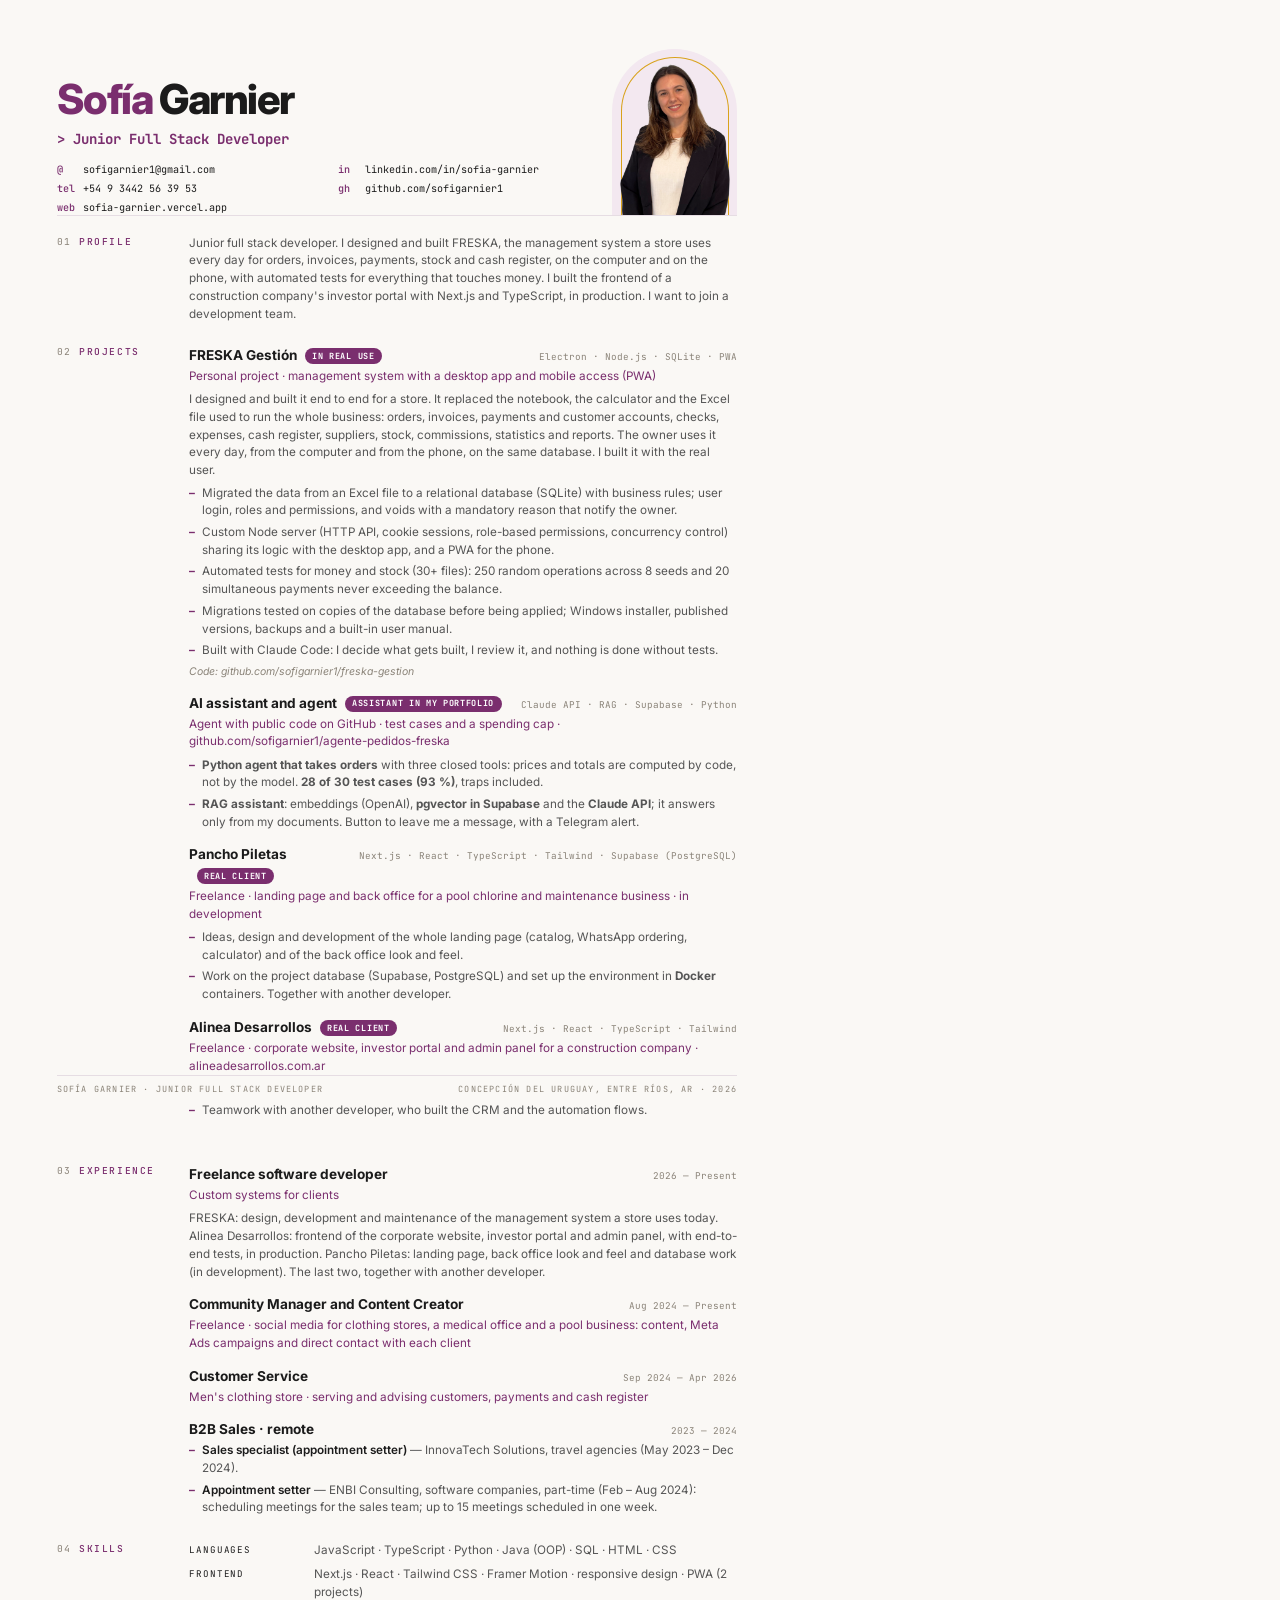
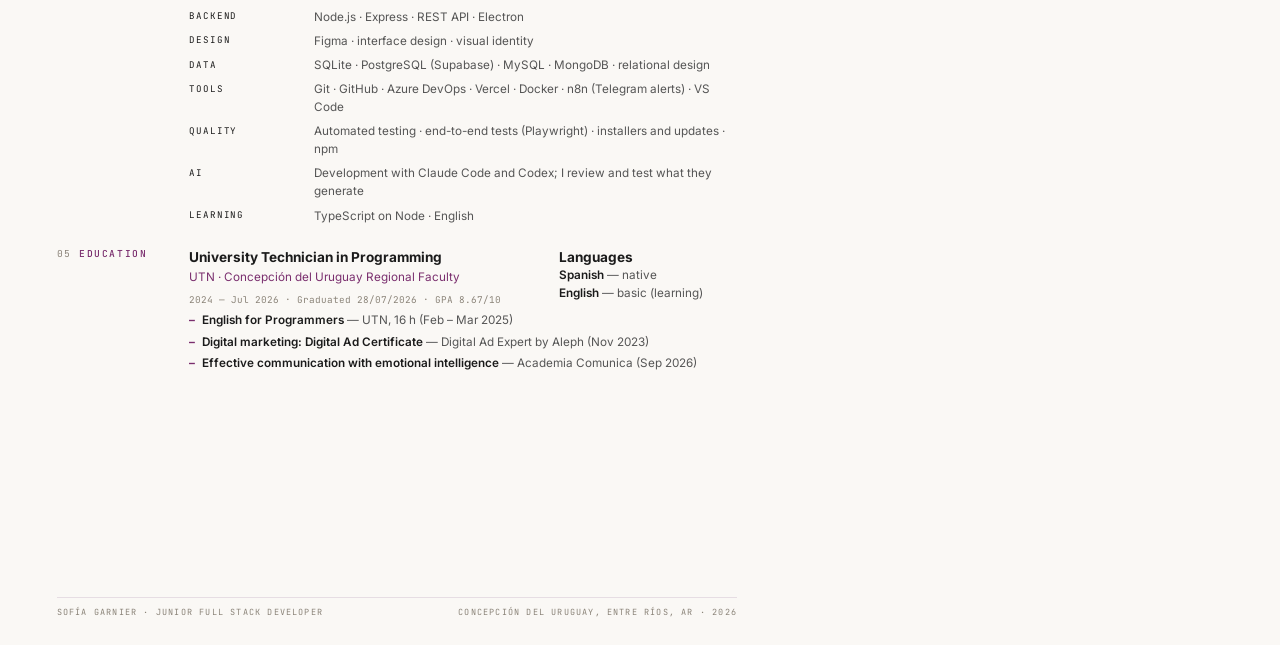
<file: cv-en.html>
<!DOCTYPE html>
<html lang="en">
<head>
<meta charset="UTF-8">
<base target="_blank">
<title>Sofía Garnier — CV</title>
<link rel="preconnect" href="https://fonts.googleapis.com">
<link href="https://fonts.googleapis.com/css2?family=Inter:wght@400;500;600;700&family=JetBrains+Mono:wght@400;500&display=swap" rel="stylesheet">
<style>
@page { size: A4; margin: 0; }
* { box-sizing: border-box; margin: 0; padding: 0; }
:root { --bg:#faf8f5; --teal:#7a2e6e; --mostaza:#d9a21b; --malva:#f3e8f0; --text:#1b1b1b; --muted:#555; --dim:#8a8378; --line:#e6dde3; }
html, body { background: var(--bg); }
body { width: 210mm; font-family: 'Inter', sans-serif; color: var(--text); font-size: 8.8pt; line-height: 1.52; -webkit-print-color-adjust: exact; print-color-adjust: exact; }
.top { display: grid; grid-template-columns: 1fr 33mm; gap: 6mm; align-items: end; }
.photo { width: 33mm; height: 44mm; background: var(--malva); border-radius: 17mm 17mm 0 0; overflow: hidden; align-self: end; position: relative; margin-top: 2mm; }
.photo::before { content: ''; position: absolute; inset: 2.2mm 2.2mm 0; border: .35mm solid var(--mostaza); border-bottom: 0; border-radius: 15mm 15mm 0 0; }
.photo img { position: absolute; left: 6%; bottom: 0; width: 88%; display: block; }
.mono { font-family: 'JetBrains Mono', monospace; }
.kicker { font-family:'JetBrains Mono',monospace; font-size: 7pt; letter-spacing: .22em; color: var(--teal); text-transform: uppercase; }
h1 { font-family: 'Inter', sans-serif; font-weight: 800; font-size: 31pt; line-height: 1.05; letter-spacing: -.035em; margin: 2.5mm 0 2mm; color: var(--text); }
h1 .n1 { color: var(--teal); }
h1 em { font-style: normal; }
.role { font-family: 'JetBrains Mono', monospace; color: var(--teal); font-size: 10.5pt; font-weight: 700; }
.contact { display: grid; grid-template-columns: 1fr 1fr; gap: 1mm 8mm; margin: 3mm 0 2mm; padding-bottom: 3mm; border-bottom: 1px solid var(--line); font-family:'JetBrains Mono',monospace; font-size: 7.6pt; }
.contact b { color: var(--teal); font-weight: 500; display:inline-block; width: 7mm; }
.row { display: grid; grid-template-columns: 30mm 1fr; gap: 0 5mm; padding: 2.8mm 0; }
.row + .row { border-top: 0; }
.label { font-family:'JetBrains Mono',monospace; font-size: 7.2pt; letter-spacing: .16em; color: var(--dim); }
.label b { color: var(--teal); font-weight: 500; margin-left: 2mm; }
.item { margin-bottom: 3.4mm; }
.item:last-child { margin-bottom: 0; }
.head { display: flex; justify-content: space-between; align-items: baseline; gap: 4mm; }
.head h3 { font-size: 10.2pt; font-weight: 700; }
.head .meta { font-family:'JetBrains Mono',monospace; font-size: 7pt; color: var(--dim); white-space: nowrap; }
.sub { color: var(--teal); font-size: 8.8pt; margin: .6mm 0 1.4mm; }
p { color: var(--muted); }
ul { list-style: none; margin-top: 1.2mm; }
li { color: var(--muted); padding-left: 3.4mm; position: relative; margin-bottom: 1mm; }
li::before { content: '–'; color: var(--teal); position: absolute; left: 0; font-weight: 700; }
.main-badge { display:inline-block; font-family:'JetBrains Mono',monospace; font-size: 6.4pt; letter-spacing: .08em; background: var(--teal); color:#fff; padding: .4mm 2mm; border-radius: 3mm; margin-left: 2mm; vertical-align: middle; text-transform: uppercase; }
.note { font-size: 7.9pt; color: var(--dim); font-style: italic; margin-top: 1mm; }
.skills { display: grid; grid-template-columns: 33mm 1fr; row-gap: 1.7mm; }
.skills .k { font-family:'JetBrains Mono',monospace; font-size: 6.9pt; letter-spacing:.1em; color: var(--text); text-transform: uppercase; padding-top: .4mm; }
.skills .v { color: var(--muted); }
.skills .v b { color: var(--teal); font-weight: 500; }
.two { display: grid; grid-template-columns: 1fr 47mm; gap: 6mm; }
a { color: inherit; text-decoration: none; }
.foot { background: var(--bg); position: absolute; left: 15mm; right: 15mm; bottom: 7mm; border-top: 1px solid var(--line); padding-top: 2mm; display:flex; justify-content: space-between; font-family:'JetBrains Mono',monospace; font-size: 6.4pt; letter-spacing:.14em; color: var(--dim); text-transform: uppercase; }
.page { width: 210mm; height: 297mm; padding: 11mm 15mm 10mm; position: relative; overflow: hidden; break-after: page; }
.page:last-child { break-after: auto; }
.page2-top { height: 2mm; }
</style>
</head>
<body>
<div class="page">

<div class="top">
<div>
<h1><span class="n1">Sofía</span> <em>Garnier</em></h1>
<div class="role">&gt; Junior Full Stack Developer</div>

<div class="contact" style="margin-bottom:0;border-bottom:0;padding-bottom:0">
  <div><b>@</b><a href="mailto:sofigarnier1@gmail.com">sofigarnier1@gmail.com</a></div>
  <div><b>in</b><a href="https://www.linkedin.com/in/sofia-garnier">linkedin.com/in/sofia-garnier</a></div>
  <div><b>tel</b><a href="https://wa.me/5493442563953">+54 9 3442 56 39 53</a></div>
  <div><b>gh</b><a href="https://github.com/sofigarnier1">github.com/sofigarnier1</a></div>
  <div><b>web</b><a href="https://sofia-garnier.vercel.app">sofia-garnier.vercel.app</a></div>
</div>
</div>
<div class="photo"><img src="foto-sofi-recorte.png" alt=""></div>
</div>
<div style="border-bottom:1px solid var(--line);margin:0 0 2mm"></div>

<div class="row">
  <div class="label">01<b>PROFILE</b></div>
  <p>Junior full stack developer. I designed and built FRESKA, the management system a store uses every day for orders, invoices, payments, stock and cash register, on the computer and on the phone, with automated tests for everything that touches money. I built the frontend of a construction company's investor portal with Next.js and TypeScript, in production. I want to join a development team.</p>
</div>

<div class="row">
  <div class="label">02<b>PROJECTS</b></div>
  <div>
    <div class="item">
      <div class="head"><h3>FRESKA Gestión<span class="main-badge">In real use</span></h3><span class="meta">Electron · Node.js · SQLite · PWA</span></div>
      <div class="sub">Personal project · management system with a desktop app and mobile access (PWA)</div>
      <p>I designed and built it end to end for a store. It replaced the notebook, the calculator and the Excel file used to run the whole business: orders, invoices, payments and customer accounts, checks, expenses, cash register, suppliers, stock, commissions, statistics and reports. The owner uses it every day, from the computer and from the phone, on the same database. I built it with the real user.</p>
      <ul>
        <li>Migrated the data from an Excel file to a relational database (SQLite) with business rules; user login, roles and permissions, and voids with a mandatory reason that notify the owner.</li>
        <li>Custom Node server (HTTP API, cookie sessions, role-based permissions, concurrency control) sharing its logic with the desktop app, and a PWA for the phone.</li>
        <li>Automated tests for money and stock (30+ files): 250 random operations across 8 seeds and 20 simultaneous payments never exceeding the balance.</li>
        <li>Migrations tested on copies of the database before being applied; Windows installer, published versions, backups and a built-in user manual.</li>
        <li>Built with Claude Code: I decide what gets built, I review it, and nothing is done without tests.</li>
      </ul>
      <div class="note">Code: <a href="https://github.com/sofigarnier1/freska-gestion">github.com/sofigarnier1/freska-gestion</a></div>
    </div>

    <div class="item">
      <div class="head"><h3>AI assistant and agent<span class="main-badge">Assistant in my portfolio</span></h3><span class="meta">Claude API · RAG · Supabase · Python</span></div>
      <div class="sub">Agent with public code on GitHub · test cases and a spending cap · <a href="https://github.com/sofigarnier1/agente-pedidos-freska">github.com/sofigarnier1/agente-pedidos-freska</a></div>
      <ul>
        <li><b>Python agent that takes orders</b> with three closed tools: prices and totals are computed by code, not by the model. <b>28 of 30 test cases (93 %)</b>, traps included.</li>
        <li><b>RAG assistant</b>: embeddings (OpenAI), <b>pgvector in Supabase</b> and the <b>Claude API</b>; it answers only from my documents. Button to leave me a message, with a Telegram alert.</li>
      </ul>
    </div>

    <div class="item">
      <div class="head"><h3>Pancho Piletas<span class="main-badge">Real client</span></h3><span class="meta">Next.js · React · TypeScript · Tailwind · Supabase (PostgreSQL)</span></div>
      <div class="sub">Freelance · landing page and back office for a pool chlorine and maintenance business · in development</div>
      <ul>
        <li>Ideas, design and development of the whole landing page (catalog, WhatsApp ordering, calculator) and of the back office look and feel.</li>
        <li>Work on the project database (Supabase, PostgreSQL) and set up the environment in <b>Docker</b> containers. Together with another developer.</li>
      </ul>
    </div>
    <div class="item">
      <div class="head"><h3>Alinea Desarrollos<span class="main-badge">Real client</span></h3><span class="meta">Next.js · React · TypeScript · Tailwind</span></div>
      <div class="sub">Freelance · corporate website, investor portal and admin panel for a construction company · <a href="https://alineadesarrollos.com.ar">alineadesarrollos.com.ar</a></div>
      <ul>
        <li>Frontend of all three, with end-to-end tests (Playwright), delivered and in production.</li>
        <li>Teamwork with another developer, who built the CRM and the automation flows.</li>
      </ul>
      <div class="note">Repository in Azure DevOps; deployed on Vercel and Azure App Service.</div>
    </div>

    <div class="item">
      <div class="head"><h3>Academic projects</h3><span class="meta">React · Java · SQL</span></div>
      <p><b style="color:var(--text);font-weight:600">WMS</b> (Java, relational database): stock movements and traceability. <b style="color:var(--text);font-weight:600">Northwind</b>: SQL queries.</p>
    </div>
  </div>
</div>

<div class="foot"><span>Sofía Garnier · Junior Full Stack Developer</span><span>Concepción del Uruguay, Entre Ríos, AR · 2026</span></div>
</div>
<div class="page">
<div class="row" style="padding-top:0">
  <div class="label">03<b>EXPERIENCE</b></div>
  <div>
    <div class="item">
      <div class="head"><h3>Freelance software developer</h3><span class="meta">2026 — Present</span></div>
      <div class="sub">Custom systems for clients</div>
      <p>FRESKA: design, development and maintenance of the management system a store uses today. Alinea Desarrollos: frontend of the corporate website, investor portal and admin panel, with end-to-end tests, in production. Pancho Piletas: landing page, back office look and feel and database work (in development). The last two, together with another developer.</p>
    </div>
    <div class="item">
      <div class="head"><h3>Community Manager and Content Creator</h3><span class="meta">Aug 2024 — Present</span></div>
      <div class="sub">Freelance · social media for clothing stores, a medical office and a pool business: content, Meta Ads campaigns and direct contact with each client</div>
    </div>
    <div class="item">
      <div class="head"><h3>Customer Service</h3><span class="meta">Sep 2024 — Apr 2026</span></div>
      <div class="sub">Men's clothing store · serving and advising customers, payments and cash register</div>
    </div>
    <div class="item">
      <div class="head"><h3>B2B Sales · remote</h3><span class="meta">2023 — 2024</span></div>
      <ul style="margin-top:.6mm">
        <li><b style="color:var(--text);font-weight:600">Sales specialist (appointment setter)</b> — InnovaTech Solutions, travel agencies (May 2023 – Dec 2024).</li>
        <li><b style="color:var(--text);font-weight:600">Appointment setter</b> — ENBI Consulting, software companies, part-time (Feb – Aug 2024): scheduling meetings for the sales team; up to 15 meetings scheduled in one week.</li>
      </ul>
    </div>
  </div>
</div>

<div class="row">
  <div class="label">04<b>SKILLS</b></div>
  <div class="skills">
    <div class="k">Languages</div><div class="v">JavaScript · TypeScript · Python · Java (OOP) · SQL · HTML · CSS</div>
    <div class="k">Frontend</div><div class="v">Next.js · React · Tailwind CSS · Framer Motion · responsive design · PWA (2 projects)</div>
    <div class="k">Backend</div><div class="v">Node.js · Express · REST API · Electron</div>
    <div class="k">Design</div><div class="v">Figma · interface design · visual identity</div>
    <div class="k">Data</div><div class="v">SQLite · PostgreSQL (Supabase) · MySQL · MongoDB · relational design</div>
    <div class="k">Tools</div><div class="v">Git · GitHub · Azure DevOps · Vercel · Docker · n8n (Telegram alerts) · VS Code</div>
    <div class="k">Quality</div><div class="v">Automated testing · end-to-end tests (Playwright) · installers and updates · npm</div>
    <div class="k">AI</div><div class="v">Development with Claude Code and Codex; I review and test what they generate</div>
    <div class="k">Learning</div><div class="v">TypeScript on Node · English</div>
  </div>
</div>

<div class="row">
  <div class="label">05<b>EDUCATION</b></div>
  <div class="two">
    <div>
      <div class="head"><h3>University Technician in Programming</h3></div>
      <div class="sub">UTN · Concepción del Uruguay Regional Faculty</div>
      <p class="mono" style="font-size:7pt;color:var(--dim)">2024 — Jul 2026 · Graduated 28/07/2026 · GPA 8.67/10</p>
    </div>
    <div>
      <div class="head"><h3>Languages</h3></div>
      <p><b style="color:var(--text);font-weight:600">Spanish</b> — native<br><b style="color:var(--text);font-weight:600">English</b> — basic (learning)</p>
    </div>
  </div>
  <div style="grid-column:2">
    <ul style="margin-top:1.4mm">
      <li><b style="color:var(--text);font-weight:600">English for Programmers</b> — UTN, 16 h (Feb – Mar 2025)</li>
      <li><b style="color:var(--text);font-weight:600">Digital marketing: Digital Ad Certificate</b> — Digital Ad Expert by Aleph (Nov 2023)</li>
      <li><b style="color:var(--text);font-weight:600">Effective communication with emotional intelligence</b> — Academia Comunica (Sep 2026)</li>
    </ul>
  </div>
</div>

<div class="foot"><span>Sofía Garnier · Junior Full Stack Developer</span><span>Concepción del Uruguay, Entre Ríos, AR · 2026</span></div>
</div>
</body>
</html>
</file>
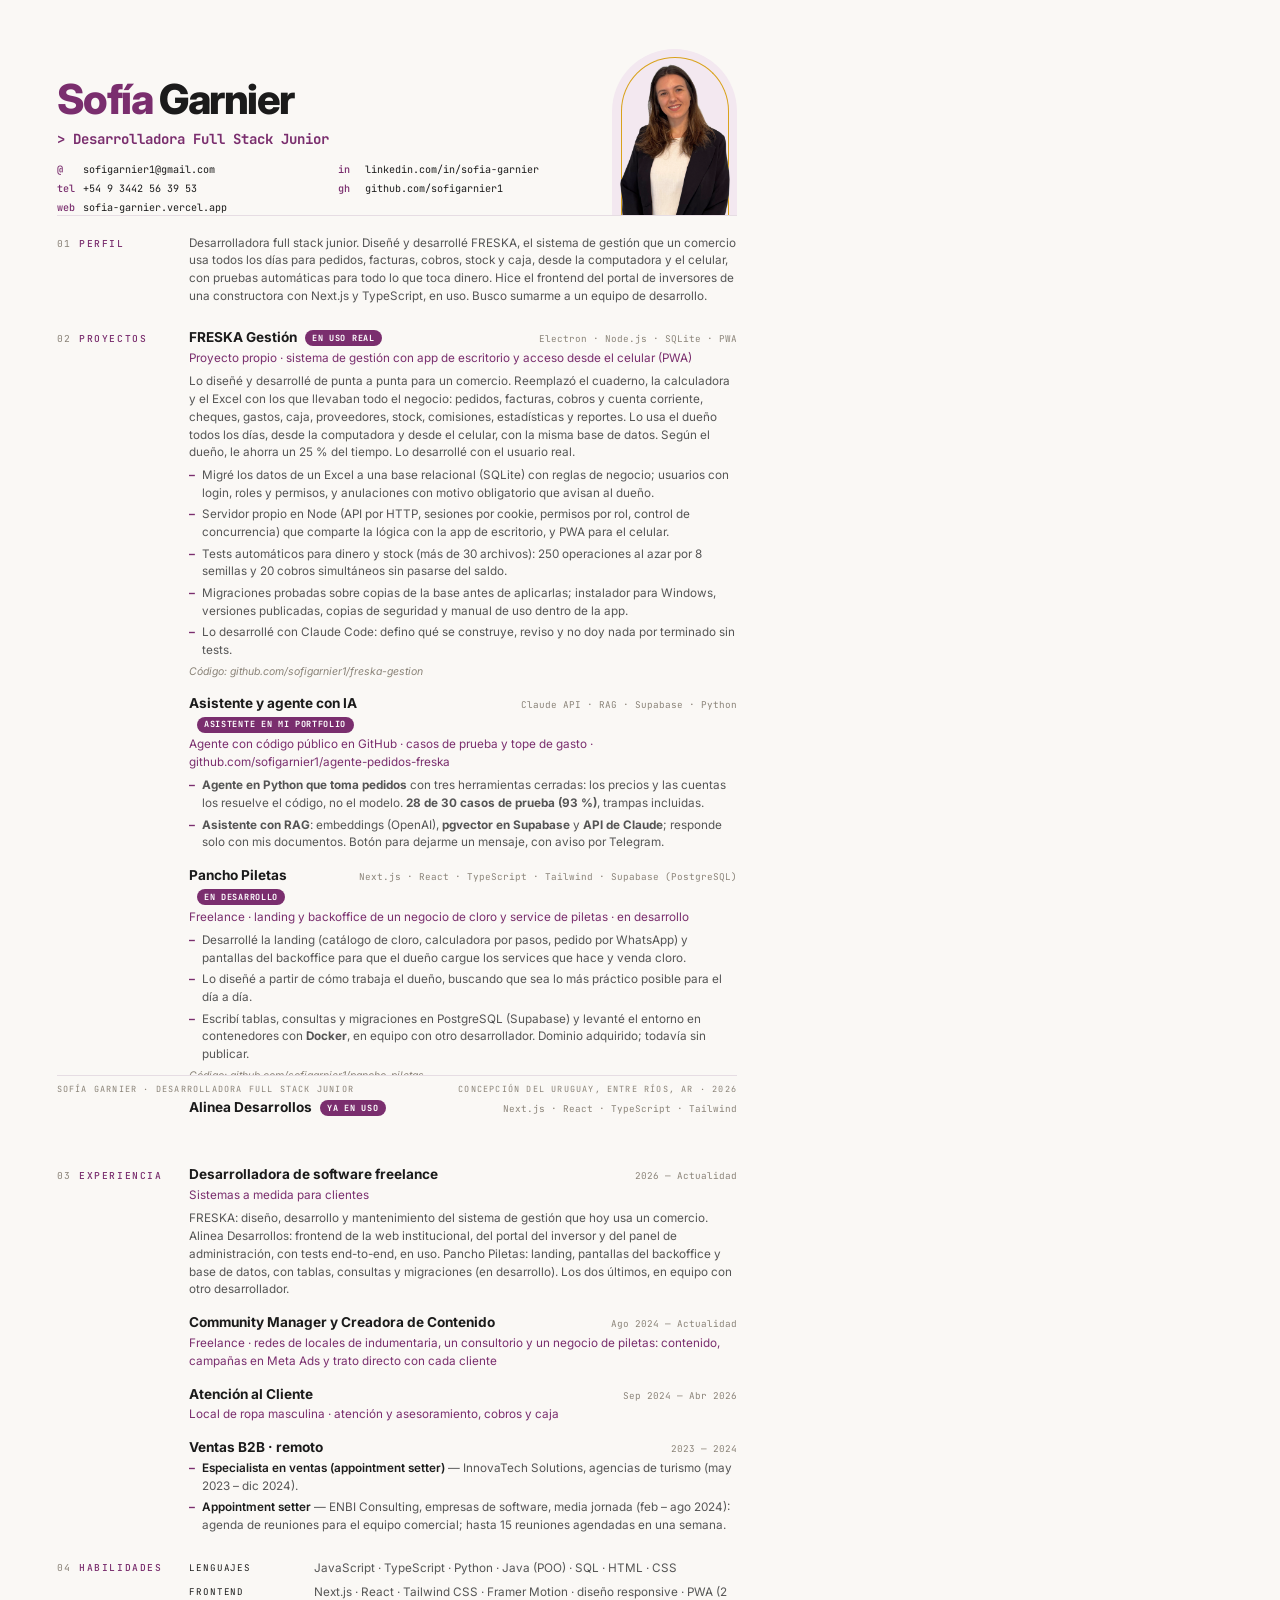
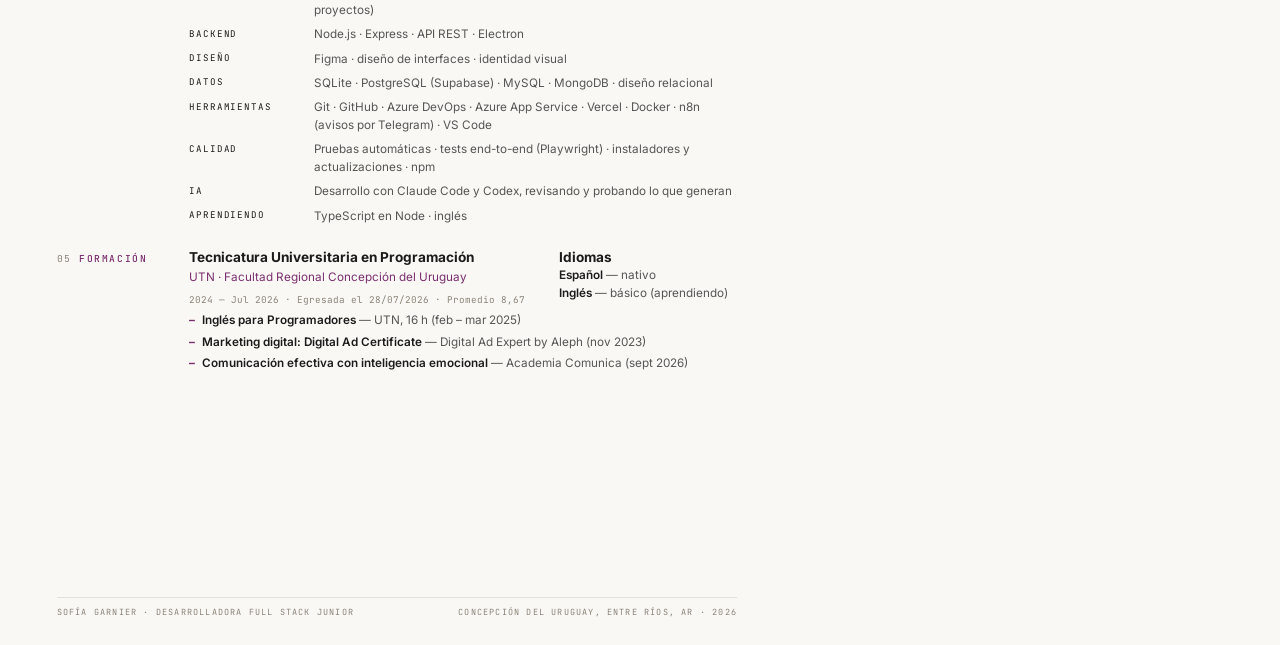
<file: cv-es.html>
<!DOCTYPE html>
<html lang="es">
<head>
<meta charset="UTF-8">
<base target="_blank">
<title>Sofía Garnier — CV</title>
<link rel="preconnect" href="https://fonts.googleapis.com">
<link href="https://fonts.googleapis.com/css2?family=Inter:wght@400;500;600;700&family=JetBrains+Mono:wght@400;500&display=swap" rel="stylesheet">
<style>
@page { size: A4; margin: 0; }
* { box-sizing: border-box; margin: 0; padding: 0; }
:root { --bg:#faf8f5; --teal:#7a2e6e; --mostaza:#d9a21b; --malva:#f3e8f0; --text:#1b1b1b; --muted:#555; --dim:#8a8378; --line:#e6dde3; }
html, body { background: var(--bg); }
body { width: 210mm; font-family: 'Inter', sans-serif; color: var(--text); font-size: 8.8pt; line-height: 1.52; -webkit-print-color-adjust: exact; print-color-adjust: exact; }
.top { display: grid; grid-template-columns: 1fr 33mm; gap: 6mm; align-items: end; }
.photo { width: 33mm; height: 44mm; background: var(--malva); border-radius: 17mm 17mm 0 0; overflow: hidden; align-self: end; position: relative; margin-top: 2mm; }
.photo::before { content: ''; position: absolute; inset: 2.2mm 2.2mm 0; border: .35mm solid var(--mostaza); border-bottom: 0; border-radius: 15mm 15mm 0 0; }
.photo img { position: absolute; left: 6%; bottom: 0; width: 88%; display: block; }
.mono { font-family: 'JetBrains Mono', monospace; }
.kicker { font-family:'JetBrains Mono',monospace; font-size: 7pt; letter-spacing: .22em; color: var(--teal); text-transform: uppercase; }
h1 { font-family: 'Inter', sans-serif; font-weight: 800; font-size: 31pt; line-height: 1.05; letter-spacing: -.035em; margin: 2.5mm 0 2mm; color: var(--text); }
h1 .n1 { color: var(--teal); }
h1 em { font-style: normal; }
.role { font-family: 'JetBrains Mono', monospace; color: var(--teal); font-size: 10.5pt; font-weight: 700; }
.contact { display: grid; grid-template-columns: 1fr 1fr; gap: 1mm 8mm; margin: 3mm 0 2mm; padding-bottom: 3mm; border-bottom: 1px solid var(--line); font-family:'JetBrains Mono',monospace; font-size: 7.6pt; }
.contact b { color: var(--teal); font-weight: 500; display:inline-block; width: 7mm; }
.row { display: grid; grid-template-columns: 30mm 1fr; gap: 0 5mm; padding: 2.8mm 0; align-items: baseline; }
.row + .row { border-top: 0; }
.label { font-family:'JetBrains Mono',monospace; font-size: 7.2pt; letter-spacing: .16em; color: var(--dim); }
.label b { color: var(--teal); font-weight: 500; margin-left: 2mm; }
.item { margin-bottom: 3.4mm; }
.item:last-child { margin-bottom: 0; }
.head { display: flex; justify-content: space-between; align-items: baseline; gap: 4mm; }
.head h3 { font-size: 10.2pt; font-weight: 700; }
.head .meta { font-family:'JetBrains Mono',monospace; font-size: 7pt; color: var(--dim); white-space: nowrap; }
.sub { color: var(--teal); font-size: 8.8pt; margin: .6mm 0 1.4mm; }
p { color: var(--muted); }
ul { list-style: none; margin-top: 1.2mm; }
li { color: var(--muted); padding-left: 3.4mm; position: relative; margin-bottom: 1mm; }
li::before { content: '–'; color: var(--teal); position: absolute; left: 0; font-weight: 700; }
.main-badge { display:inline-block; font-family:'JetBrains Mono',monospace; font-size: 6.4pt; letter-spacing: .08em; background: var(--teal); color:#fff; padding: .4mm 2mm; border-radius: 3mm; margin-left: 2mm; vertical-align: middle; text-transform: uppercase; }
.note { font-size: 7.9pt; color: var(--dim); font-style: italic; margin-top: 1mm; }
.skills { display: grid; grid-template-columns: 33mm 1fr; row-gap: 1.7mm; }
.skills .k { font-family:'JetBrains Mono',monospace; font-size: 6.9pt; letter-spacing:.1em; color: var(--text); text-transform: uppercase; padding-top: .4mm; }
.skills .v { color: var(--muted); }
.skills .v b { color: var(--teal); font-weight: 500; }
.two { display: grid; grid-template-columns: 1fr 47mm; gap: 6mm; }
a { color: inherit; text-decoration: none; }
.foot { background: var(--bg); position: absolute; left: 15mm; right: 15mm; bottom: 7mm; border-top: 1px solid var(--line); padding-top: 2mm; display:flex; justify-content: space-between; font-family:'JetBrains Mono',monospace; font-size: 6.4pt; letter-spacing:.14em; color: var(--dim); text-transform: uppercase; }
.page { width: 210mm; height: 297mm; padding: 11mm 15mm 10mm; position: relative; overflow: hidden; break-after: page; }
.page:last-child { break-after: auto; }
.page2-top { height: 2mm; }
</style>
</head>
<body>
<div class="page">

<div class="top">
<div>
<h1><span class="n1">Sofía</span> <em>Garnier</em></h1>
<div class="role">&gt; Desarrolladora Full Stack Junior</div>

<div class="contact" style="margin-bottom:0;border-bottom:0;padding-bottom:0">
  <div><b>@</b><a href="mailto:sofigarnier1@gmail.com">sofigarnier1@gmail.com</a></div>
  <div><b>in</b><a href="https://www.linkedin.com/in/sofia-garnier">linkedin.com/in/sofia-garnier</a></div>
  <div><b>tel</b><a href="https://wa.me/5493442563953">+54 9 3442 56 39 53</a></div>
  <div><b>gh</b><a href="https://github.com/sofigarnier1">github.com/sofigarnier1</a></div>
  <div><b>web</b><a href="https://sofia-garnier.vercel.app">sofia-garnier.vercel.app</a></div>
</div>
</div>
<div class="photo"><img src="foto-sofi-recorte.png" alt=""></div>
</div>
<div style="border-bottom:1px solid var(--line);margin:0 0 2mm"></div>

<div class="row">
  <div class="label">01<b>PERFIL</b></div>
  <p>Desarrolladora full stack junior. Diseñé y desarrollé FRESKA, el sistema de gestión que un comercio usa todos los días para pedidos, facturas, cobros, stock y caja, desde la computadora y el celular, con pruebas automáticas para todo lo que toca dinero. Hice el frontend del portal de inversores de una constructora con Next.js y TypeScript, en uso. Busco sumarme a un equipo de desarrollo.</p>
</div>

<div class="row">
  <div class="label">02<b>PROYECTOS</b></div>
  <div>
    <div class="item">
      <div class="head"><h3>FRESKA Gestión<span class="main-badge">En uso real</span></h3><span class="meta">Electron · Node.js · SQLite · PWA</span></div>
      <div class="sub">Proyecto propio · sistema de gestión con app de escritorio y acceso desde el celular (PWA)</div>
      <p>Lo diseñé y desarrollé de punta a punta para un comercio. Reemplazó el cuaderno, la calculadora y el Excel con los que llevaban todo el negocio: pedidos, facturas, cobros y cuenta corriente, cheques, gastos, caja, proveedores, stock, comisiones, estadísticas y reportes. Lo usa el dueño todos los días, desde la computadora y desde el celular, con la misma base de datos. Según el dueño, le ahorra un 25 % del tiempo. Lo desarrollé con el usuario real.</p>
      <ul>
        <li>Migré los datos de un Excel a una base relacional (SQLite) con reglas de negocio; usuarios con login, roles y permisos, y anulaciones con motivo obligatorio que avisan al dueño.</li>
        <li>Servidor propio en Node (API por HTTP, sesiones por cookie, permisos por rol, control de concurrencia) que comparte la lógica con la app de escritorio, y PWA para el celular.</li>
        <li>Tests automáticos para dinero y stock (más de 30 archivos): 250 operaciones al azar por 8 semillas y 20 cobros simultáneos sin pasarse del saldo.</li>
        <li>Migraciones probadas sobre copias de la base antes de aplicarlas; instalador para Windows, versiones publicadas, copias de seguridad y manual de uso dentro de la app.</li>
        <li>Lo desarrollé con Claude Code: defino qué se construye, reviso y no doy nada por terminado sin tests.</li>
      </ul>
      <div class="note">Código: <a href="https://github.com/sofigarnier1/freska-gestion">github.com/sofigarnier1/freska-gestion</a></div>
    </div>

    <div class="item">
      <div class="head"><h3>Asistente y agente con IA<span class="main-badge">Asistente en mi portfolio</span></h3><span class="meta">Claude API · RAG · Supabase · Python</span></div>
      <div class="sub">Agente con código público en GitHub · casos de prueba y tope de gasto · <a href="https://github.com/sofigarnier1/agente-pedidos-freska">github.com/sofigarnier1/agente-pedidos-freska</a></div>
      <ul>
        <li><b>Agente en Python que toma pedidos</b> con tres herramientas cerradas: los precios y las cuentas los resuelve el código, no el modelo. <b>28 de 30 casos de prueba (93 %)</b>, trampas incluidas.</li>
        <li><b>Asistente con RAG</b>: embeddings (OpenAI), <b>pgvector en Supabase</b> y <b>API de Claude</b>; responde solo con mis documentos. Botón para dejarme un mensaje, con aviso por Telegram.</li>
      </ul>
    </div>

    <div class="item">
      <div class="head"><h3>Pancho Piletas<span class="main-badge">En desarrollo</span></h3><span class="meta">Next.js · React · TypeScript · Tailwind · Supabase (PostgreSQL)</span></div>
      <div class="sub">Freelance · landing y backoffice de un negocio de cloro y service de piletas · en desarrollo</div>
      <ul>
        <li>Desarrollé la landing (catálogo de cloro, calculadora por pasos, pedido por WhatsApp) y pantallas del backoffice para que el dueño cargue los services que hace y venda cloro.</li>
        <li>Lo diseñé a partir de cómo trabaja el dueño, buscando que sea lo más práctico posible para el día a día.</li>
        <li>Escribí tablas, consultas y migraciones en PostgreSQL (Supabase) y levanté el entorno en contenedores con <b>Docker</b>, en equipo con otro desarrollador. Dominio adquirido; todavía sin publicar.</li>
      </ul>
      <div class="note">Código: <a href="https://github.com/sofigarnier1/pancho-piletas">github.com/sofigarnier1/pancho-piletas</a></div>
    </div>
    <div class="item">
      <div class="head"><h3>Alinea Desarrollos<span class="main-badge">Ya en uso</span></h3><span class="meta">Next.js · React · TypeScript · Tailwind</span></div>
      <div class="sub">Freelance · web institucional, portal del inversor y panel de administración de una constructora · <a href="https://alineadesarrollos.com.ar">alineadesarrollos.com.ar</a></div>
      <ul>
        <li>Frontend de las tres partes, con tests end-to-end (Playwright), entregados y en uso.</li>
        <li>Trabajo en equipo con otro desarrollador, que hizo el CRM y los flujos de automatización.</li>
      </ul>
      <div class="note">Repositorio en Azure DevOps y despliegue en Vercel y Azure App Service.</div>
    </div>

    <div class="item">
      <div class="head"><h3>Proyectos académicos</h3><span class="meta">React · Java · SQL</span></div>
      <p><b style="color:var(--text);font-weight:600">WMS</b> (Java, base relacional): movimientos y trazabilidad. <b style="color:var(--text);font-weight:600">Northwind</b>: consultas SQL.</p>
    </div>
  </div>
</div>

<div class="foot"><span>Sofía Garnier · Desarrolladora Full Stack Junior</span><span>Concepción del Uruguay, Entre Ríos, AR · 2026</span></div>
</div>
<div class="page">
<div class="row" style="padding-top:0">
  <div class="label">03<b>EXPERIENCIA</b></div>
  <div>
    <div class="item">
      <div class="head"><h3>Desarrolladora de software freelance</h3><span class="meta">2026 — Actualidad</span></div>
      <div class="sub">Sistemas a medida para clientes</div>
      <p>FRESKA: diseño, desarrollo y mantenimiento del sistema de gestión que hoy usa un comercio. Alinea Desarrollos: frontend de la web institucional, del portal del inversor y del panel de administración, con tests end-to-end, en uso. Pancho Piletas: landing, pantallas del backoffice y base de datos, con tablas, consultas y migraciones (en desarrollo). Los dos últimos, en equipo con otro desarrollador.</p>
    </div>
    <div class="item">
      <div class="head"><h3>Community Manager y Creadora de Contenido</h3><span class="meta">Ago 2024 — Actualidad</span></div>
      <div class="sub">Freelance · redes de locales de indumentaria, un consultorio y un negocio de piletas: contenido, campañas en Meta Ads y trato directo con cada cliente</div>
    </div>
    <div class="item">
      <div class="head"><h3>Atención al Cliente</h3><span class="meta">Sep 2024 — Abr 2026</span></div>
      <div class="sub">Local de ropa masculina · atención y asesoramiento, cobros y caja</div>
    </div>
    <div class="item">
      <div class="head"><h3>Ventas B2B · remoto</h3><span class="meta">2023 — 2024</span></div>
      <ul style="margin-top:.6mm">
        <li><b style="color:var(--text);font-weight:600">Especialista en ventas (appointment setter)</b> — InnovaTech Solutions, agencias de turismo (may 2023 – dic 2024).</li>
        <li><b style="color:var(--text);font-weight:600">Appointment setter</b> — ENBI Consulting, empresas de software, media jornada (feb – ago 2024): agenda de reuniones para el equipo comercial; hasta 15 reuniones agendadas en una semana.</li>
      </ul>
    </div>
  </div>
</div>

<div class="row">
  <div class="label">04<b>HABILIDADES</b></div>
  <div class="skills">
    <div class="k">Lenguajes</div><div class="v">JavaScript · TypeScript · Python · Java (POO) · SQL · HTML · CSS</div>
    <div class="k">Frontend</div><div class="v">Next.js · React · Tailwind CSS · Framer Motion · diseño responsive · PWA (2 proyectos)</div>
    <div class="k">Backend</div><div class="v">Node.js · Express · API REST · Electron</div>
    <div class="k">Diseño</div><div class="v">Figma · diseño de interfaces · identidad visual</div>
    <div class="k">Datos</div><div class="v">SQLite · PostgreSQL (Supabase) · MySQL · MongoDB · diseño relacional</div>
    <div class="k">Herramientas</div><div class="v">Git · GitHub · Azure DevOps · Azure App Service · Vercel · Docker · n8n (avisos por Telegram) · VS Code</div>
    <div class="k">Calidad</div><div class="v">Pruebas automáticas · tests end-to-end (Playwright) · instaladores y actualizaciones · npm</div>
    <div class="k">IA</div><div class="v">Desarrollo con Claude Code y Codex, revisando y probando lo que generan</div>
    <div class="k">Aprendiendo</div><div class="v">TypeScript en Node · inglés</div>
  </div>
</div>

<div class="row">
  <div class="label">05<b>FORMACIÓN</b></div>
  <div class="two">
    <div>
      <div class="head"><h3>Tecnicatura Universitaria en Programación</h3></div>
      <div class="sub">UTN · Facultad Regional Concepción del Uruguay</div>
      <p class="mono" style="font-size:7pt;color:var(--dim)">2024 — Jul 2026 · Egresada el 28/07/2026 · Promedio 8,67</p>
    </div>
    <div>
      <div class="head"><h3>Idiomas</h3></div>
      <p><b style="color:var(--text);font-weight:600">Español</b> — nativo<br><b style="color:var(--text);font-weight:600">Inglés</b> — básico (aprendiendo)</p>
    </div>
  </div>
  <div style="grid-column:2">
    <ul style="margin-top:1.4mm">
      <li><b style="color:var(--text);font-weight:600">Inglés para Programadores</b> — UTN, 16 h (feb – mar 2025)</li>
      <li><b style="color:var(--text);font-weight:600">Marketing digital: Digital Ad Certificate</b> — Digital Ad Expert by Aleph (nov 2023)</li>
      <li><b style="color:var(--text);font-weight:600">Comunicación efectiva con inteligencia emocional</b> — Academia Comunica (sept 2026)</li>
    </ul>
  </div>
</div>

<div class="foot"><span>Sofía Garnier · Desarrolladora Full Stack Junior</span><span>Concepción del Uruguay, Entre Ríos, AR · 2026</span></div>
</div>
</body>
</html>
</file>
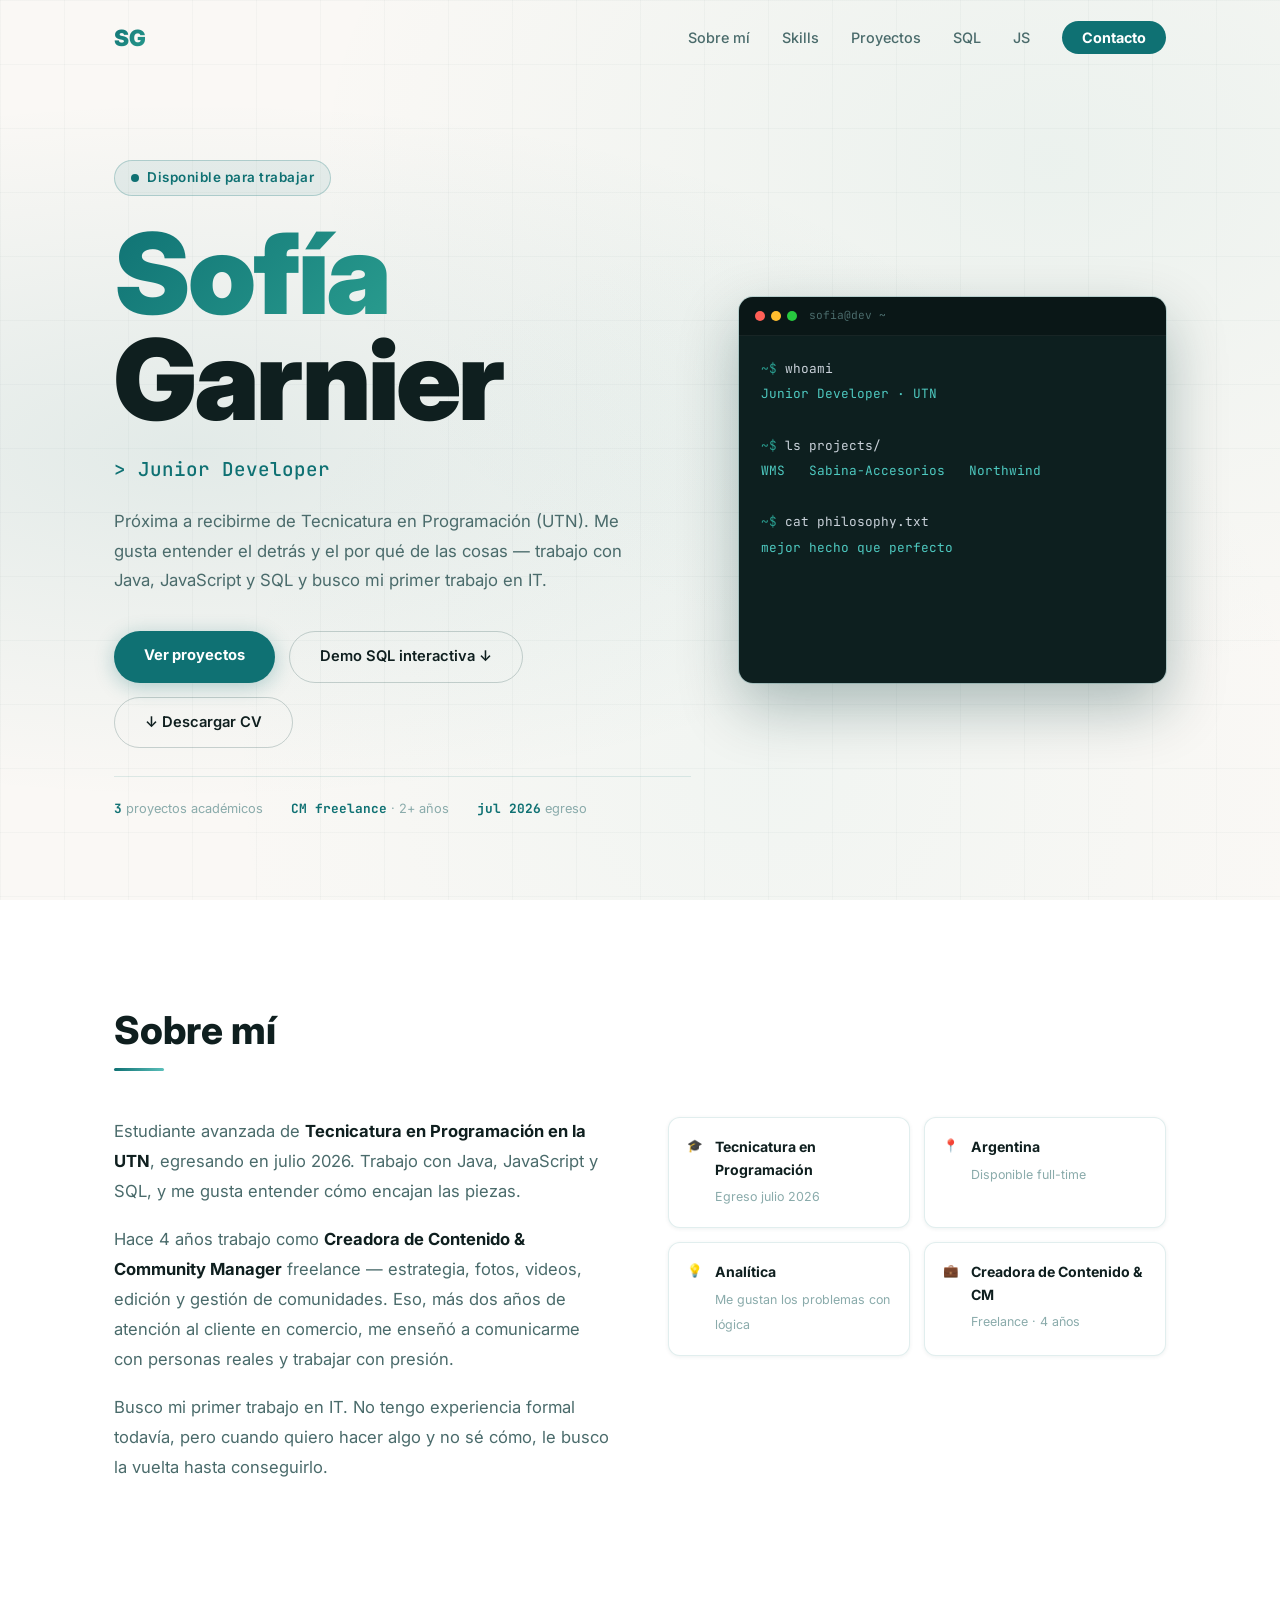
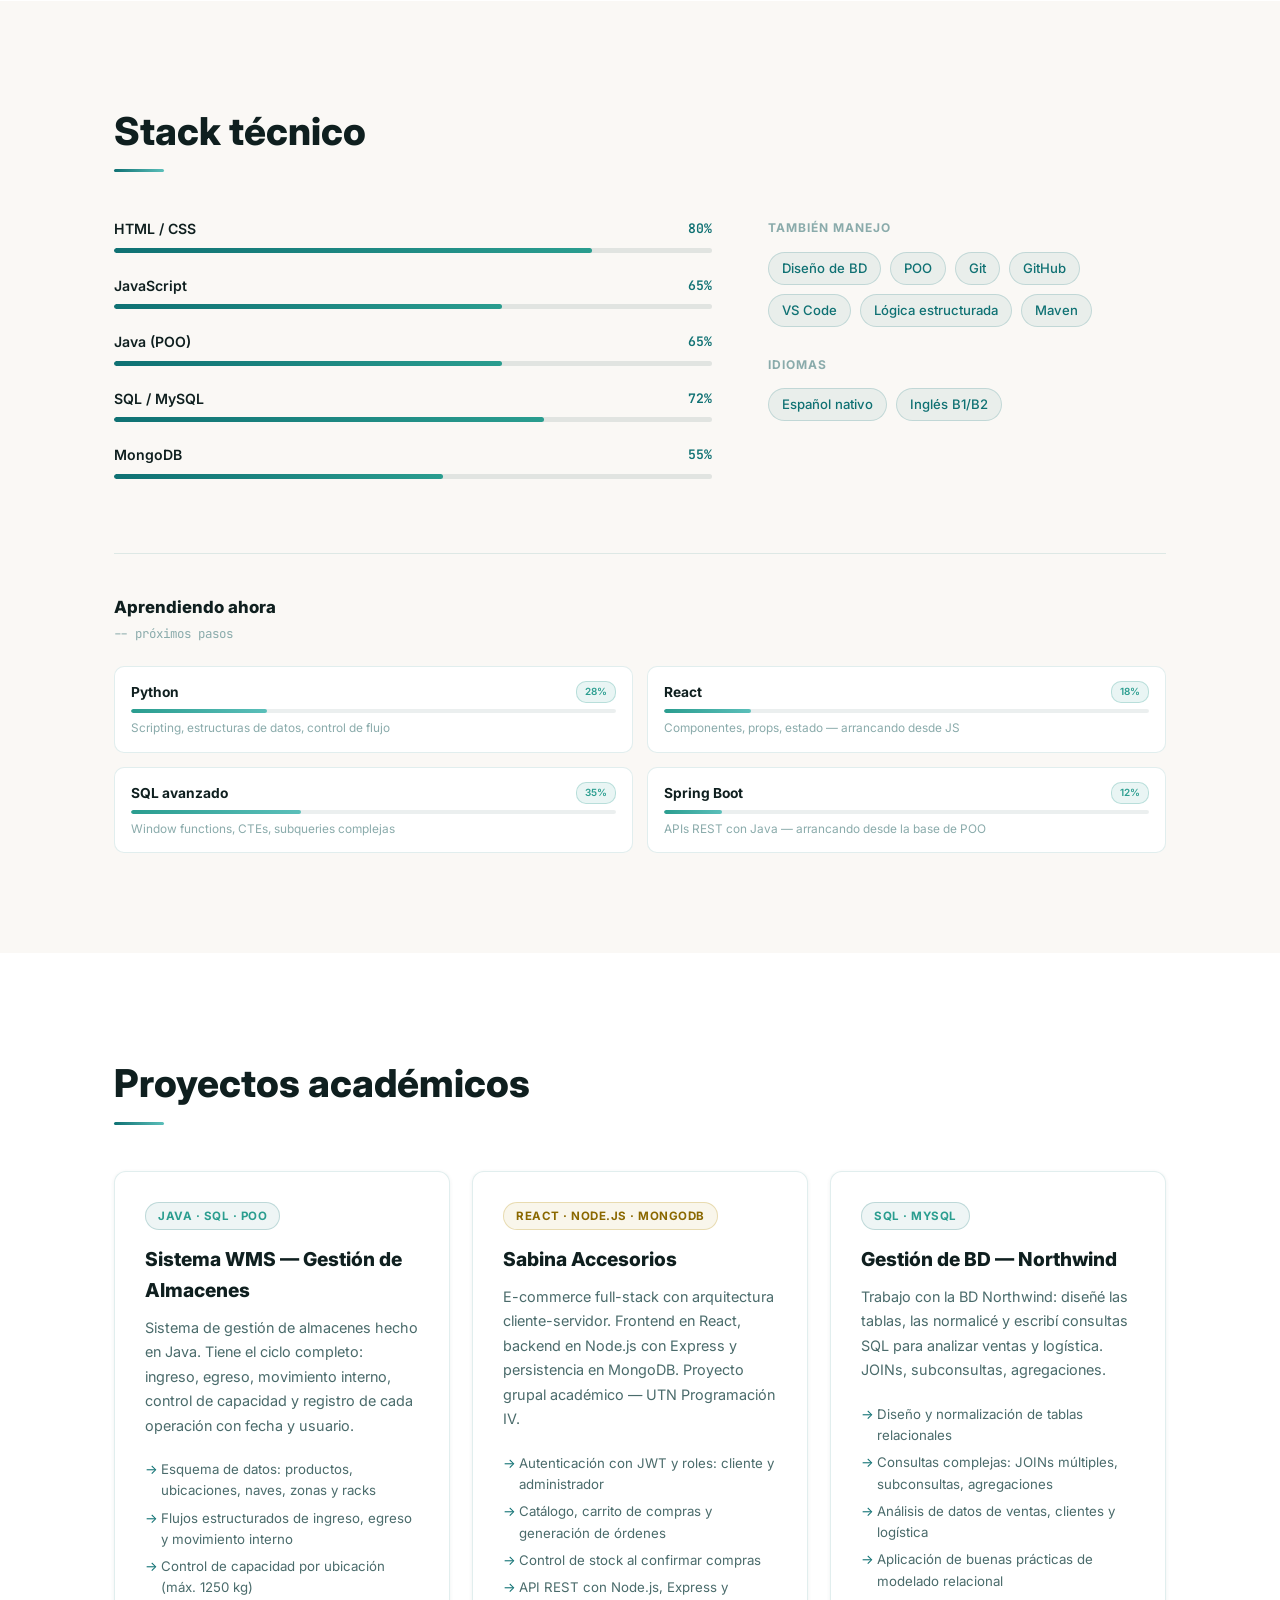
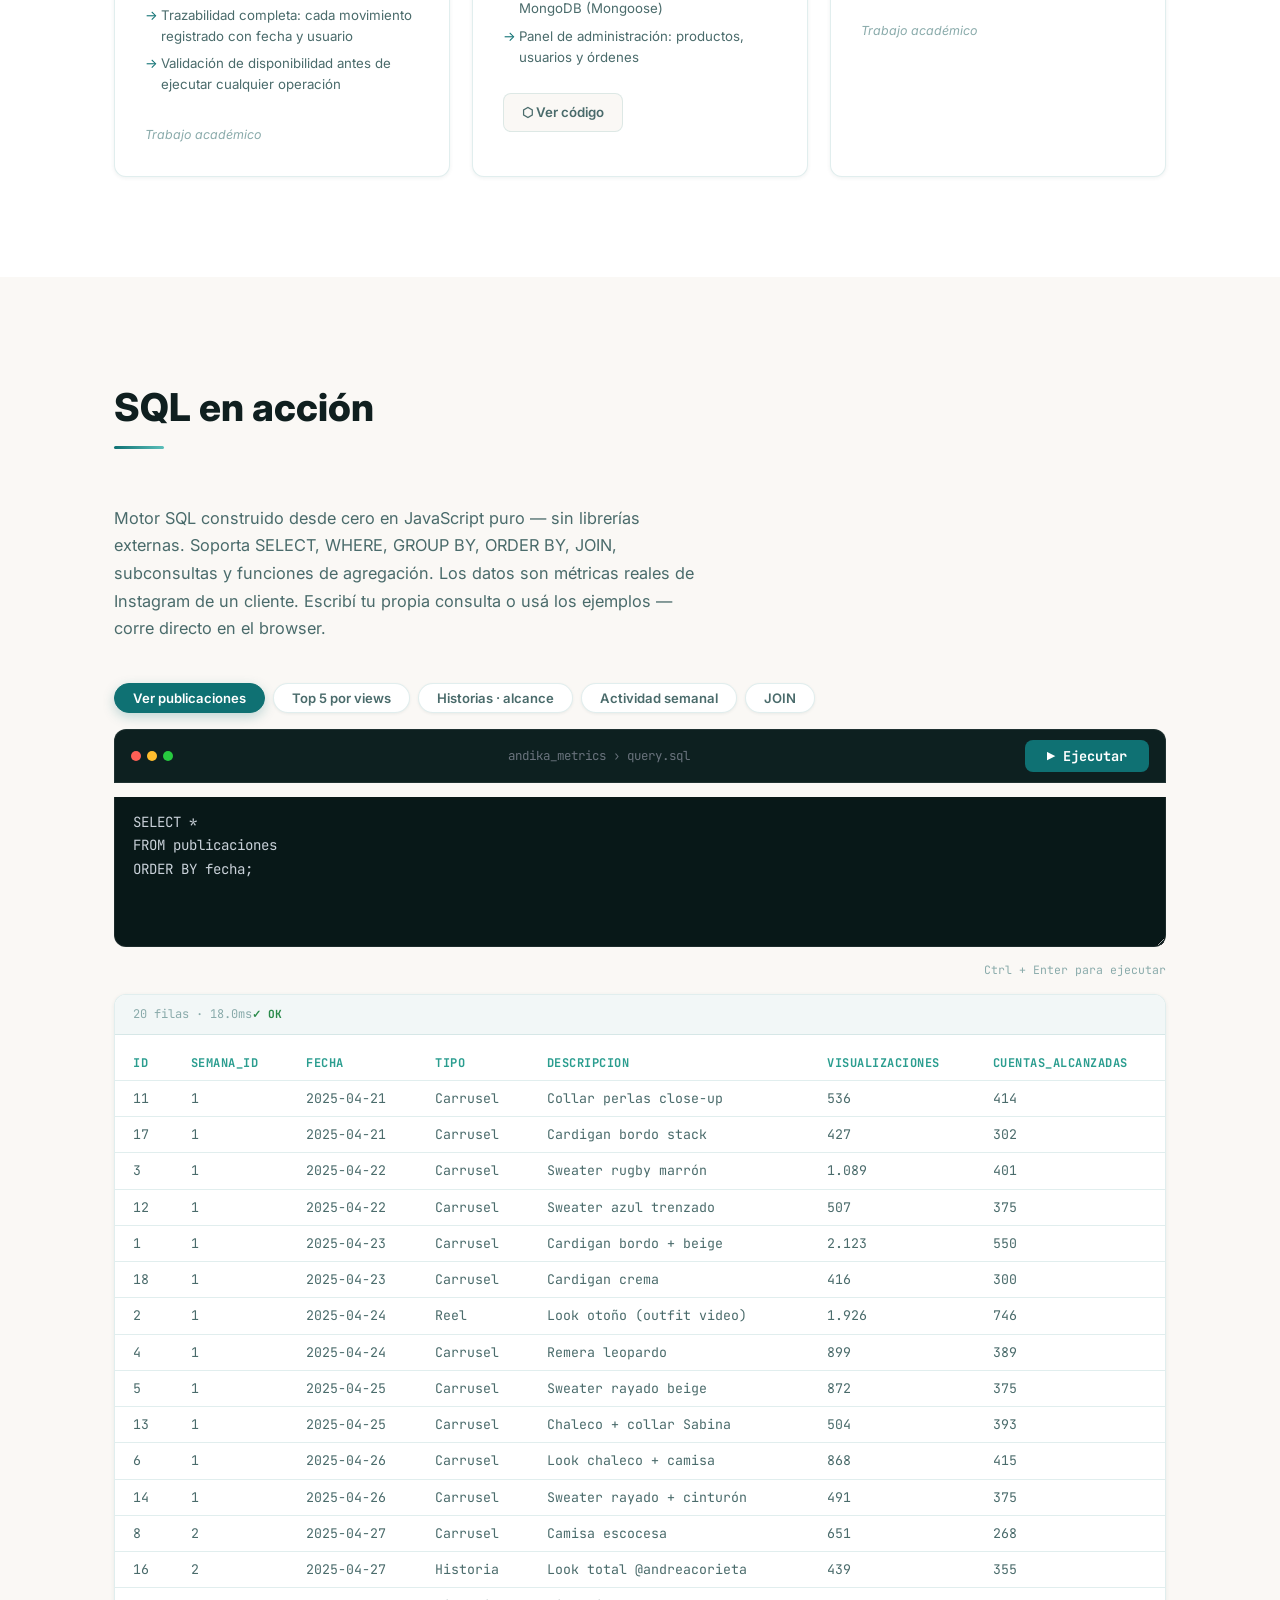
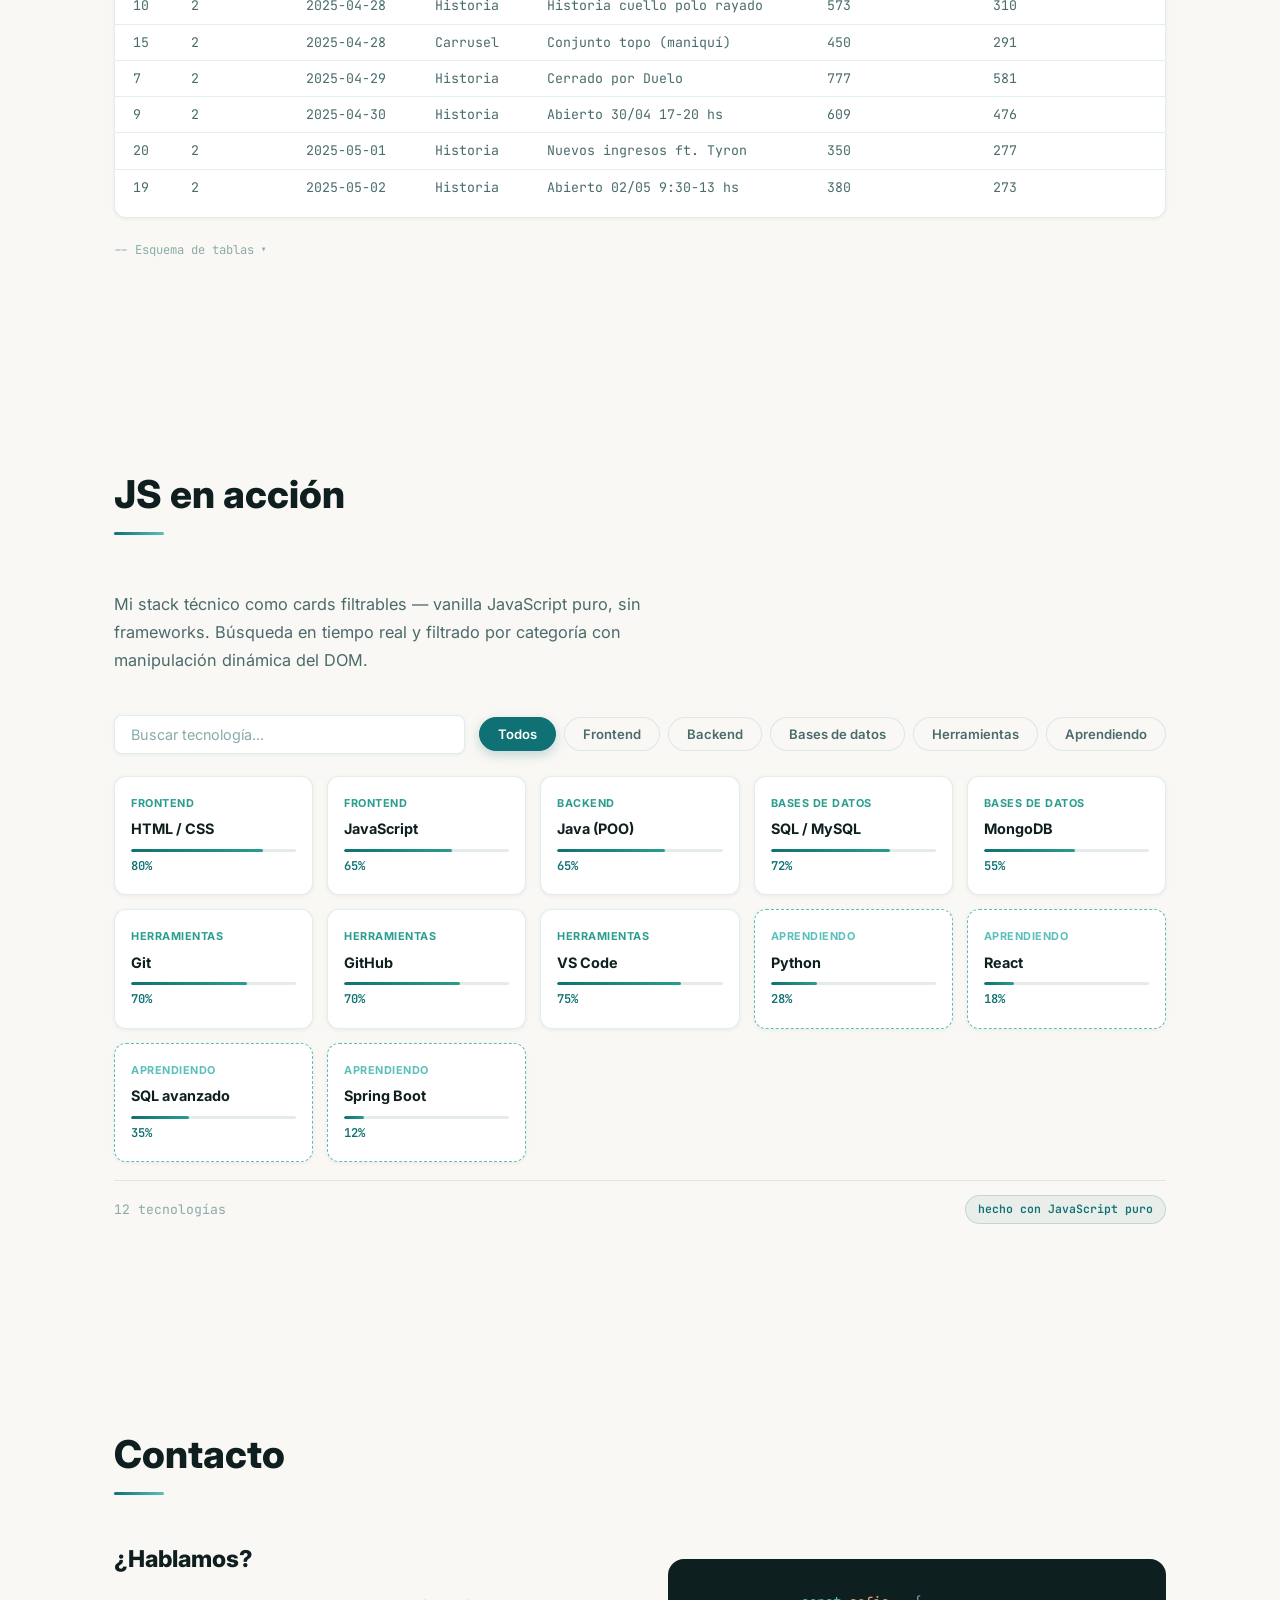
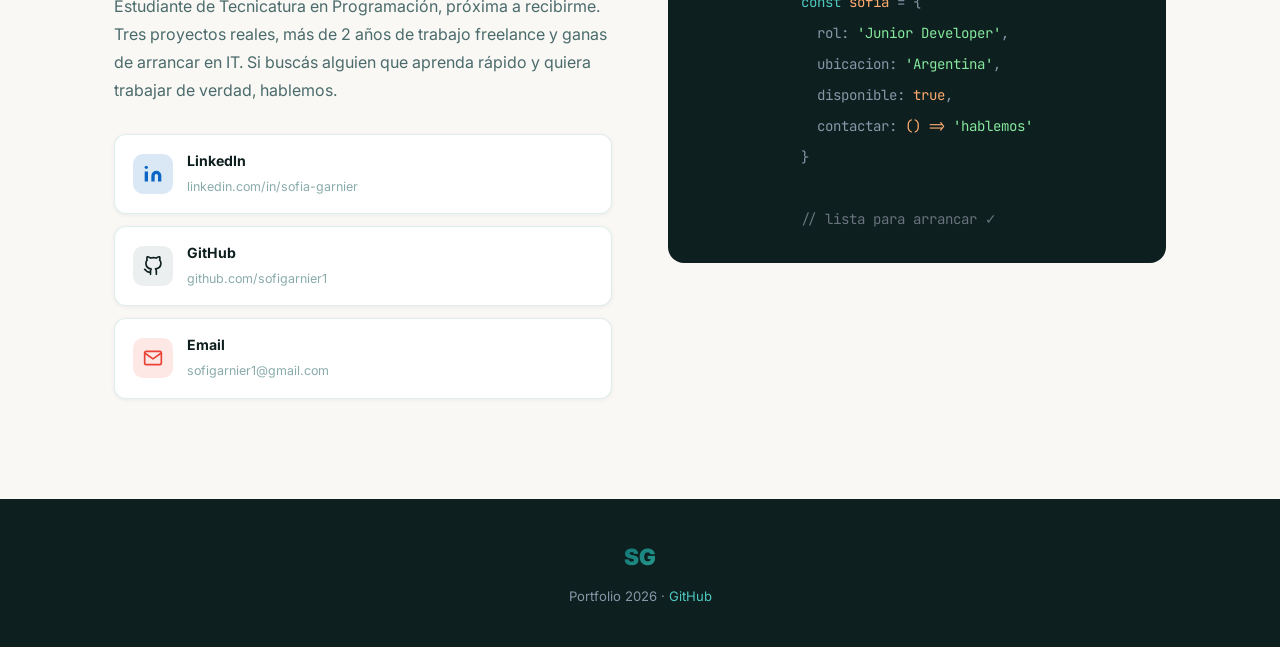
<file: portfolio.html>
<!DOCTYPE html>
<html lang="es">
<head>
  <meta charset="UTF-8">
  <meta name="viewport" content="width=device-width, initial-scale=1.0">
  <title>Sofía Garnier | Portfolio</title>
  <link rel="icon" href="data:image/svg+xml,<svg xmlns='http://www.w3.org/2000/svg' viewBox='0 0 32 32'><circle cx='16' cy='16' r='16' fill='%23faf8f5'/><text x='16' y='23' text-anchor='middle' font-family='Inter,sans-serif' font-weight='900' font-size='18' fill='%230f7173'>SG</text></svg>">
  <link rel="preconnect" href="https://fonts.googleapis.com">
  <link href="https://fonts.googleapis.com/css2?family=Inter:wght@300;400;500;600;700;800;900&family=JetBrains+Mono:wght@400;600&display=swap" rel="stylesheet">
  <style>
/* ===== VARIABLES & RESET ===== */
:root {
  --bg:        #faf8f5;
  --surface:   #ffffff;
  --surface2:  #f2f7f7;
  --border:    rgba(15, 113, 115, 0.12);
  --shadow:    rgba(0,  50,  50,  0.07);
  --primary:   #0f7173;
  --primary-d: #0b5c5e;
  --secondary: #2a9d8f;
  --accent:    #5bbfba;
  --text:      #0f1f1f;
  --muted:     #4a6b6b;
  --dim:       #8aabab;
  --radius:    12px;
  --t:         0.3s ease;
}

*, *::before, *::after { box-sizing: border-box; margin: 0; padding: 0; }
html { scroll-behavior: smooth; }
body {
  background: var(--bg);
  color: var(--text);
  font-family: 'Inter', sans-serif;
  line-height: 1.6;
  overflow-x: hidden;
}

/* ===== UTILITIES ===== */
.container { max-width: 1100px; margin: 0 auto; padding: 0 24px; }
.section   { padding: 100px 0; }
.surface   { background: var(--surface); }

.section-title {
  font-size: clamp(1.8rem, 4vw, 2.4rem);
  font-weight: 800;
  margin-bottom: 56px;
  position: relative;
  display: inline-block;
  color: var(--text);
}
.section-title::after {
  content: '';
  position: absolute;
  bottom: -10px; left: 0;
  width: 50px; height: 3px;
  background: linear-gradient(90deg, var(--primary), var(--accent));
  border-radius: 2px;
}

.gradient-text {
  background: linear-gradient(135deg, var(--primary), var(--secondary));
  -webkit-background-clip: text;
  -webkit-text-fill-color: transparent;
  background-clip: text;
}

/* ===== NAV ===== */
nav {
  position: fixed; top: 0; left: 0; right: 0;
  z-index: 100;
  padding: 20px 0;
  transition: all var(--t);
}
nav.scrolled {
  background: rgba(255, 255, 255, 0.92);
  backdrop-filter: blur(20px);
  padding: 14px 0;
  border-bottom: 1px solid var(--border);
  box-shadow: 0 1px 20px var(--shadow);
}
.nav-inner { display: flex; align-items: center; justify-content: space-between; }

.logo {
  font-size: 1.4rem; font-weight: 900; text-decoration: none;
  background: linear-gradient(135deg, var(--primary), var(--secondary));
  -webkit-background-clip: text; -webkit-text-fill-color: transparent; background-clip: text;
}

.nav-links { display: flex; list-style: none; gap: 32px; align-items: center; }
.nav-links a { color: var(--muted); text-decoration: none; font-size: 0.9rem; font-weight: 500; transition: color var(--t); }
.nav-links a:hover { color: var(--text); }
.btn-nav {
  background: var(--primary);
  color: white !important; padding: 8px 20px; border-radius: 40px; font-weight: 700 !important;
  transition: background var(--t);
}
.btn-nav:hover { background: var(--primary-d) !important; }
.hamburger { display: none; background: none; border: none; color: var(--text); font-size: 1.5rem; cursor: pointer; }

/* ===== HERO ===== */
#hero {
  min-height: 100vh; display: flex; align-items: center;
  position: relative; overflow: hidden;
}
.hero-bg {
  position: absolute; inset: 0;
  background:
    radial-gradient(ellipse at 15% 50%, rgba(15,113,115,.10) 0%, transparent 55%),
    radial-gradient(ellipse at 82% 18%, rgba(42,157,143,.07) 0%, transparent 50%),
    radial-gradient(ellipse at 60% 85%, rgba(91,191,186,.06) 0%, transparent 50%);
  animation: pulse-bg 9s ease-in-out infinite alternate;
}
@keyframes pulse-bg { 0% { opacity:.6; } 100% { opacity:1; transform:scale(1.03); } }

.hero-bg::before {
  content: '';
  position: absolute; inset: 0;
  background-image:
    linear-gradient(rgba(0,50,50,.028) 1px, transparent 1px),
    linear-gradient(90deg, rgba(0,50,50,.028) 1px, transparent 1px);
  background-size: 64px 64px;
}

.hero-content { position: relative; z-index: 1; padding-top: 80px; }

.hero-badge {
  display: inline-flex; align-items: center; gap: 8px;
  background: rgba(15,113,115,.08); border: 1px solid rgba(15,113,115,.25);
  color: var(--primary); padding: 6px 16px; border-radius: 40px;
  font-size: .84rem; font-weight: 600; margin-bottom: 24px; letter-spacing: .5px;
}
.hero-badge::before {
  content: ''; width: 8px; height: 8px; background: var(--primary);
  border-radius: 50%; animation: blink 2s ease-in-out infinite;
}
@keyframes blink { 0%,100%{opacity:1} 50%{opacity:.25} }

.hero-title {
  font-size: clamp(3.5rem, 10vw, 7rem);
  font-weight: 900; line-height: .95; letter-spacing: -3px; margin-bottom: 22px;
}

.hero-role {
  font-family: 'JetBrains Mono', monospace;
  font-size: clamp(.95rem, 2.5vw, 1.2rem);
  color: var(--primary); margin-bottom: 22px; font-weight: 500;
}
.cursor { animation: blink 1s step-end infinite; }

.hero-desc { color: var(--muted); font-size: 1.05rem; max-width: 520px; margin-bottom: 36px; line-height: 1.75; }

.hero-actions { display: flex; gap: 14px; flex-wrap: wrap; }

.btn-primary {
  background: var(--primary);
  color: #fff; padding: 13px 30px; border-radius: 40px;
  text-decoration: none; font-weight: 700; font-size: .92rem;
  transition: all var(--t); box-shadow: 0 4px 20px rgba(15,113,115,.3);
}
.btn-primary:hover { transform: translateY(-2px); background: var(--primary-d); box-shadow: 0 8px 28px rgba(15,113,115,.4); }

.btn-secondary {
  background: transparent; color: var(--text); padding: 13px 30px; border-radius: 40px;
  text-decoration: none; font-weight: 600; font-size: .92rem;
  border: 1.5px solid rgba(0,50,50,.2); transition: all var(--t);
}
.btn-secondary:hover { border-color: var(--primary); color: var(--primary); background: rgba(15,113,115,.05); }

.hero-scroll {
  position: absolute; bottom: 38px; left: 50%; transform: translateX(-50%);
  color: var(--dim); font-size: .75rem; letter-spacing: 2px; text-transform: uppercase;
  animation: float 2.2s ease-in-out infinite;
}
@keyframes float { 0%,100%{transform:translateX(-50%) translateY(0)} 50%{transform:translateX(-50%) translateY(-8px)} }

/* ===== ABOUT ===== */
.about-grid { display: grid; grid-template-columns: 1fr 1fr; gap: 56px; align-items: start; }
.about-text p { color: var(--muted); margin-bottom: 18px; font-size: 1.04rem; line-height: 1.8; }
.about-text strong { color: var(--text); }

.about-cards { display: grid; grid-template-columns: 1fr 1fr; gap: 14px; }
.about-card {
  background: var(--surface); border: 1px solid var(--border); border-radius: var(--radius);
  padding: 18px; display: flex; gap: 12px; align-items: flex-start; transition: all var(--t);
  box-shadow: 0 1px 4px var(--shadow);
}
.about-card:hover { border-color: var(--primary); transform: translateY(-2px); box-shadow: 0 6px 20px rgba(15,113,115,.1); }
.about-card-icon { font-size: 1.4rem; flex-shrink: 0; }
.about-card strong { display: block; font-size: .88rem; font-weight: 700; color: var(--text); margin-bottom: 2px; }
.about-card span { font-size: .78rem; color: var(--dim); }

/* ===== SKILLS ===== */
.skills-grid { display: grid; grid-template-columns: 1.5fr 1fr; gap: 56px; align-items: start; }
.skill-item { margin-bottom: 22px; }
.skill-header { display: flex; justify-content: space-between; margin-bottom: 7px; font-size: .88rem; font-weight: 600; }
.skill-header span:last-child { color: var(--primary); font-family: 'JetBrains Mono', monospace; font-size: .82rem; }
.skill-bar { height: 5px; background: rgba(0,50,50,.1); border-radius: 3px; overflow: hidden; }
.skill-fill {
  height: 100%; width: 0;
  background: linear-gradient(90deg, var(--primary), var(--secondary));
  border-radius: 3px; transition: width 1.3s cubic-bezier(.4,0,.2,1);
}

.skills-tags h3 { font-size: .75rem; font-weight: 700; text-transform: uppercase; letter-spacing: 1px; color: var(--dim); margin-bottom: 16px; }
.tags { display: flex; flex-wrap: wrap; gap: 9px; }
.tag {
  background: rgba(15,113,115,.07); border: 1px solid rgba(15,113,115,.18);
  color: var(--primary); padding: 5px 13px; border-radius: 20px; font-size: .82rem; font-weight: 500;
  transition: all var(--t);
}
.tag:hover { background: rgba(15,113,115,.14); transform: translateY(-1px); }

.sql-teaser {
  margin-top: 28px; padding: 18px 20px;
  background: #0d1f1f; border-radius: 10px;
  animation: float-term 4.5s ease-in-out infinite;
  animation-delay: 1.5s;
}
.sql-teaser code {
  font-family: 'JetBrains Mono', monospace; font-size: .8rem;
  color: #8896a8; line-height: 1.95; display: block;
}
.sql-teaser code .kw  { color: #4ec9c0; }
.sql-teaser code .str { color: #85e89d; }
.sql-teaser code .com { color: #6a737d; }

/* ===== PROJECTS ===== */
.projects-grid { display: grid; grid-template-columns: repeat(auto-fit, minmax(310px, 1fr)); gap: 22px; }

.project-card {
  background: var(--surface); border: 1px solid var(--border); border-radius: var(--radius);
  padding: 30px; transition: all var(--t); position: relative; overflow: hidden;
  box-shadow: 0 1px 4px var(--shadow);
}
.project-card::before {
  content: ''; position: absolute; top: 0; left: 0; right: 0; height: 3px;
  background: linear-gradient(90deg, var(--primary), var(--accent));
  transform: scaleX(0); transform-origin: left; transition: transform var(--t);
}
.project-card:hover { border-color: rgba(15,113,115,.3); transform: translateY(-5px); box-shadow: 0 16px 40px rgba(15,113,115,.12); }
.project-card:hover::before { transform: scaleX(1); }

.project-badge {
  display: inline-block; padding: 4px 12px; border-radius: 20px;
  font-size: .72rem; font-weight: 700; margin-bottom: 14px; text-transform: uppercase; letter-spacing: .5px;
}
.badge-js  { background: rgba(180,140,0,.08); color: #8a6800; border: 1px solid rgba(180,140,0,.25); }
.badge-sql { background: rgba(15,113,115,.07); color: var(--secondary); border: 1px solid rgba(15,113,115,.22); }

.project-card h3 { font-size: 1.2rem; font-weight: 800; margin-bottom: 10px; color: var(--text); }
.project-card p  { color: var(--muted); font-size: .9rem; line-height: 1.7; margin-bottom: 18px; }

.project-features { list-style: none; margin-bottom: 22px; }
.project-features li {
  color: var(--muted); font-size: .83rem; padding: 3px 0 3px 16px; position: relative;
}
.project-features li::before { content: '→'; position: absolute; left: 0; color: var(--primary); }

.btn-gh {
  display: inline-flex; align-items: center; gap: 7px;
  padding: 8px 18px; border-radius: 8px;
  background: var(--bg); border: 1px solid var(--border);
  color: var(--muted); text-decoration: none; font-size: .83rem; font-weight: 600;
  transition: all var(--t);
}
.btn-gh:hover { border-color: var(--primary); color: var(--primary); background: rgba(15,113,115,.05); }

/* ===== SQL PLAYGROUND ===== */
.sql-intro { color: var(--muted); font-size: 1.02rem; max-width: 600px; margin-top: 10px; margin-bottom: 40px; line-height: 1.7; }

.sql-layout { display: grid; grid-template-columns: 1fr 270px; gap: 22px; align-items: start; }

.sql-editor-area { display: flex; flex-direction: column; gap: 14px; }

.sql-bar {
  display: flex; align-items: center; justify-content: space-between;
  background: #0d2020; border: 1px solid rgba(255,255,255,.08);
  border-radius: var(--radius) var(--radius) 0 0; padding: 10px 16px;
}
.sql-bar span { font-family: 'JetBrains Mono', monospace; font-size: .78rem; color: #6a737d; }
.sql-bar-dots { display: flex; gap: 6px; }
.dot { width: 10px; height: 10px; border-radius: 50%; }
.dot-r { background: #ff5f56; } .dot-y { background: #ffbd2e; } .dot-g { background: #27c93f; }

.btn-run {
  background: var(--primary);
  color: #fff; border: none; padding: 7px 22px; border-radius: 8px;
  font-weight: 700; font-size: .85rem; cursor: pointer; transition: all var(--t);
  font-family: 'JetBrains Mono', monospace;
}
.btn-run:hover { transform: translateY(-1px); background: var(--primary-d); box-shadow: 0 4px 14px rgba(15,113,115,.35); }

#sql-input {
  width: 100%; height: 150px;
  background: #081818; color: #c9d1d9;
  border: 1px solid rgba(255,255,255,.08); border-top: none;
  border-radius: 0 0 var(--radius) var(--radius);
  padding: 14px 18px; font-family: 'JetBrains Mono', monospace; font-size: .88rem;
  resize: vertical; outline: none; line-height: 1.65;
}
#sql-input:focus { border-color: rgba(15,113,115,.5); }

.sql-hint { font-family: 'JetBrains Mono', monospace; font-size: .72rem; color: var(--dim); text-align: right; }

.sql-result {
  background: var(--surface); border: 1px solid var(--border); border-radius: var(--radius);
  overflow: hidden; min-height: 110px; box-shadow: 0 1px 4px var(--shadow);
}
.result-bar {
  padding: 10px 18px; background: var(--surface2);
  border-bottom: 1px solid var(--border);
  font-size: .75rem; color: var(--dim); font-family: 'JetBrains Mono', monospace;
  display: flex; justify-content: space-between; align-items: center;
}
.result-ok  { color: #2a8a4a; font-size: .7rem; font-weight: 700; }
.result-err { color: #c0392b; font-size: .7rem; }

.result-body { overflow-x: auto; padding: 12px 0; }
.result-table { width: 100%; border-collapse: collapse; font-size: .83rem; font-family: 'JetBrains Mono', monospace; }
.result-table th {
  color: var(--secondary); text-align: left; padding: 7px 18px;
  border-bottom: 1px solid var(--border); font-size: .75rem;
  text-transform: uppercase; letter-spacing: .5px; white-space: nowrap;
}
.result-table td { padding: 7px 18px; color: var(--muted); border-bottom: 1px solid var(--border); white-space: nowrap; }
.result-table tr:last-child td { border-bottom: none; }
.result-table tr:hover td { background: rgba(15,113,115,.04); color: var(--text); }

.result-msg { padding: 30px; text-align: center; color: var(--dim); font-size: .88rem; font-family: 'JetBrains Mono', monospace; }
.result-err-msg { color: #c0392b; padding: 16px 18px; font-family: 'JetBrains Mono', monospace; font-size: .83rem; }

/* Sidebar */
.sql-sidebar h3 { font-size: .72rem; text-transform: uppercase; letter-spacing: 1px; color: var(--dim); margin-bottom: 14px; font-weight: 700; }

.sql-ex {
  background: var(--surface); border: 1px solid var(--border); border-radius: 8px;
  padding: 12px 14px; margin-bottom: 9px; cursor: pointer; transition: all var(--t);
  box-shadow: 0 1px 3px var(--shadow);
}
.sql-ex:hover { border-color: var(--secondary); background: rgba(15,113,115,.03); box-shadow: 0 4px 12px rgba(15,113,115,.1); }
.sql-ex-title { display: block; font-size: .82rem; font-weight: 700; color: var(--text); margin-bottom: 4px; }
.sql-ex-preview { font-family: 'JetBrains Mono', monospace; font-size: .7rem; color: var(--dim); overflow: hidden; white-space: nowrap; text-overflow: ellipsis; display: block; }

.schema-box {
  margin-top: 20px; padding: 14px 16px;
  background: rgba(15,113,115,.05); border: 1px solid rgba(15,113,115,.15); border-radius: 8px;
}
.schema-box h4 { font-size: .72rem; color: var(--secondary); margin-bottom: 8px; font-family: 'JetBrains Mono', monospace; font-weight: 600; }
.schema-box pre { font-family: 'JetBrains Mono', monospace; font-size: .7rem; color: var(--muted); line-height: 1.75; }

/* ===== CHARTS ===== */
.charts-grid { display: grid; grid-template-columns: 1fr 1fr; gap: 22px; }
.chart-card {
  background: var(--surface); border: 1px solid var(--border); border-radius: var(--radius);
  padding: 26px; box-shadow: 0 1px 4px var(--shadow);
}
.chart-card h3 { font-size: .98rem; font-weight: 700; margin-bottom: 3px; color: var(--text); }
.chart-card p  { font-size: .78rem; color: var(--dim); margin-bottom: 20px; }

/* ===== CONTACT ===== */
.contact-grid { display: grid; grid-template-columns: 1fr 1fr; gap: 56px; align-items: start; }
.contact-info h3  { font-size: 1.45rem; font-weight: 800; margin-bottom: 14px; }
.contact-info > p { color: var(--muted); margin-bottom: 30px; line-height: 1.75; }

.contact-links { display: flex; flex-direction: column; gap: 12px; }
.contact-link {
  display: flex; align-items: center; gap: 14px;
  padding: 15px 18px; background: var(--surface); border: 1px solid var(--border);
  border-radius: var(--radius); text-decoration: none; color: var(--text); transition: all var(--t);
  box-shadow: 0 1px 4px var(--shadow);
}
.contact-link:hover { border-color: var(--primary); transform: translateX(5px); box-shadow: 0 4px 14px rgba(15,113,115,.1); }
.c-icon { width: 40px; height: 40px; border-radius: 10px; display: flex; align-items: center; justify-content: center; font-size: 1.1rem; flex-shrink: 0; }
.c-text strong { display: block; font-size: .88rem; font-weight: 700; }
.c-text span   { font-size: .78rem; color: var(--dim); }

.contact-visual {
  display: flex; align-items: center; justify-content: center;
  padding: 28px 32px; background: #0d1f1f; border-radius: 16px;
  align-self: center;
  animation: float-term 4.5s ease-in-out infinite;
  animation-delay: 3s;
}
.contact-visual code {
  font-family: 'JetBrains Mono', monospace; font-size: .88rem;
  color: #8896a8; line-height: 2.2; display: block;
}
.contact-visual .kw  { color: #4ec9c0; }
.contact-visual .str { color: #85e89d; }
.contact-visual .val { color: #ffab70; }
.contact-visual .com { color: #6a737d; }

/* ===== FOOTER ===== */
footer {
  background: #0d1f1f;
  padding: 40px 0; text-align: center; color: #8896a8; font-size: .82rem;
}
footer .logo { display: inline-block; margin-bottom: 12px; }
footer a { color: #4ec9c0; text-decoration: none; }

/* ===== HERO STATS ===== */
.hero-stats {
  display: flex; gap: 28px; flex-wrap: wrap;
  margin-top: 28px; padding-top: 22px;
  border-top: 1px solid rgba(15,113,115,.12);
}
.hero-stat { color: var(--dim); font-size: .8rem; white-space: nowrap; }
.hero-stat strong { font-family: 'JetBrains Mono', monospace; color: var(--primary); font-weight: 700; }

/* ===== LEARNING NOW ===== */
.learning-now {
  margin-top: 52px; padding-top: 40px;
  border-top: 1px solid var(--border);
}
.learning-header { margin-bottom: 22px; }
.learning-title { font-size: 1.05rem; font-weight: 800; color: var(--text); margin-bottom: 3px; }
.learning-subtitle { font-size: .78rem; color: var(--dim); font-family: 'JetBrains Mono', monospace; }
.learning-grid { display: grid; grid-template-columns: 1fr 1fr; gap: 14px; }
.learning-item {
  background: var(--surface); border: 1px solid var(--border);
  border-radius: 10px; padding: 14px 16px;
  transition: border-color var(--t);
}
.learning-item:hover { border-color: var(--secondary); }
.learning-item-header { display: flex; justify-content: space-between; align-items: center; margin-bottom: 6px; }
.learning-item-name { font-size: .86rem; font-weight: 700; color: var(--text); }
.learning-item-tag {
  font-size: .62rem; background: rgba(42,157,143,.1); color: var(--secondary);
  border: 1px solid rgba(42,157,143,.25); padding: 2px 8px; border-radius: 10px; font-weight: 600;
  white-space: nowrap;
}
.learning-bar { height: 4px; background: rgba(0,50,50,.08); border-radius: 2px; overflow: hidden; margin-bottom: 7px; }
.learning-fill {
  height: 100%; width: 0;
  background: linear-gradient(90deg, var(--secondary), var(--accent));
  border-radius: 2px; transition: width 1.6s cubic-bezier(.4,0,.2,1);
}
.learning-item p { font-size: .74rem; color: var(--dim); line-height: 1.5; }

/* ===== SCROLL REVEAL ===== */
.reveal {
  opacity: 0;
  transform: translateY(24px);
  transition: opacity .65s cubic-bezier(.4,0,.2,1), transform .65s cubic-bezier(.4,0,.2,1);
}
.reveal.visible { opacity: 1; transform: translateY(0); }
.reveal-d1 { transition-delay: .08s; }
.reveal-d2 { transition-delay: .16s; }
.reveal-d3 { transition-delay: .24s; }
.reveal-d4 { transition-delay: .32s; }

/* ===== HERO INNER GRID ===== */
.hero-inner {
  display: grid;
  grid-template-columns: 1.15fr 0.85fr;
  gap: 48px;
  align-items: center;
}

/* ===== TERMINAL ===== */
.hero-terminal {
  background: #0d1f1f;
  border-radius: 14px;
  overflow: hidden;
  box-shadow: 0 24px 60px rgba(0,50,50,.3), 0 0 0 1px rgba(15,113,115,.2);
  animation: float-term 4.5s ease-in-out infinite;
}
@keyframes float-term {
  0%, 100% { transform: translateY(0); }
  50%       { transform: translateY(-10px); }
}
.t-bar {
  display: flex; align-items: center; gap: 6px;
  padding: 10px 16px;
  background: rgba(0,0,0,.25);
  border-bottom: 1px solid rgba(255,255,255,.06);
}
.t-bar-title { font-family: 'JetBrains Mono', monospace; font-size: .7rem; color: #4a6b6b; margin-left: 6px; }
.t-body {
  padding: 20px 22px;
  font-family: 'JetBrains Mono', monospace;
  font-size: .8rem; line-height: 2; min-height: 220px;
}
.t-line { display: block; opacity: 0; transition: opacity .2s ease; }
.t-line.t-on { opacity: 1; }
.t-p   { color: var(--secondary); }
.t-c   { color: #c9d1d9; }
.t-o   { color: #4ec9c0; }
.t-dim { color: #4a6b6b; }
.t-cur {
  display: inline-block; width: 7px; height: 13px;
  background: var(--secondary); vertical-align: middle;
  margin-left: 2px; animation: blink 1s step-end infinite;
}

/* ===== SQL CHIPS ===== */
.sql-chips {
  display: flex; gap: 8px; flex-wrap: wrap; margin-bottom: 16px;
}
.sql-chip {
  background: var(--surface); border: 1px solid var(--border);
  color: var(--muted); padding: 6px 18px; border-radius: 20px;
  font-size: .82rem; font-weight: 600; cursor: pointer;
  transition: all var(--t); font-family: 'Inter', sans-serif;
  box-shadow: 0 1px 3px var(--shadow);
}
.sql-chip:hover { border-color: var(--secondary); color: var(--secondary); background: rgba(42,157,143,.04); }
.sql-chip.active { background: var(--primary); border-color: var(--primary); color: #fff; box-shadow: 0 4px 12px rgba(15,113,115,.25); }

.schema-collapse { margin-top: 18px; }
.schema-toggle {
  background: none; border: none; cursor: pointer;
  font-family: 'JetBrains Mono', monospace; font-size: .76rem;
  color: var(--dim); padding: 6px 0; transition: color var(--t);
  display: flex; align-items: center; gap: 6px;
}
.schema-toggle:hover { color: var(--secondary); }
.schema-content {
  display: none; margin-top: 10px;
  background: rgba(15,113,115,.05); border: 1px solid rgba(15,113,115,.15);
  border-radius: 8px; padding: 14px 16px;
}
.schema-content.open { display: grid; grid-template-columns: 1fr 1fr; gap: 16px; }
.schema-content pre { font-family: 'JetBrains Mono', monospace; font-size: .72rem; color: var(--muted); line-height: 1.75; }
.schema-content h4 { font-family: 'JetBrains Mono', monospace; font-size: .72rem; color: var(--secondary); margin-bottom: 6px; font-weight: 600; }

/* ===== JS DEMO ===== */
.jsdemo-controls {
  display: flex; gap: 14px; align-items: center;
  margin-bottom: 22px; flex-wrap: wrap;
}
.jsdemo-search { flex: 1; min-width: 200px; }
.jsdemo-search input {
  width: 100%; padding: 10px 16px;
  border: 1.5px solid var(--border); border-radius: 8px;
  background: var(--surface); color: var(--text);
  font-family: 'Inter', sans-serif; font-size: .9rem;
  outline: none; transition: border-color var(--t);
  box-shadow: 0 1px 4px var(--shadow);
}
.jsdemo-search input:focus { border-color: var(--primary); }
.jsdemo-search input::placeholder { color: var(--dim); }
.jsdemo-filters { display: flex; gap: 8px; flex-wrap: wrap; }
.js-filter {
  background: var(--bg); border: 1px solid var(--border);
  color: var(--muted); padding: 8px 18px; border-radius: 20px;
  font-size: .82rem; font-weight: 600; cursor: pointer;
  transition: all var(--t); font-family: 'Inter', sans-serif;
}
.js-filter:hover { border-color: var(--secondary); color: var(--secondary); }
.js-filter.active { background: var(--primary); border-color: var(--primary); color: #fff; box-shadow: 0 4px 12px rgba(15,113,115,.25); }

.jsdemo-grid {
  display: grid;
  grid-template-columns: repeat(auto-fill, minmax(175px, 1fr));
  gap: 14px; min-height: 180px;
}
.js-card {
  background: var(--surface); border: 1px solid var(--border);
  border-radius: var(--radius); padding: 18px 16px;
  transition: all var(--t);
  animation: card-in .28s ease;
  box-shadow: 0 1px 4px var(--shadow);
}
@keyframes card-in { from { opacity:0; transform:translateY(10px); } to { opacity:1; transform:translateY(0); } }
.js-card:hover { border-color: var(--primary); transform: translateY(-3px); box-shadow: 0 8px 24px rgba(15,113,115,.1); }
.js-cat { font-size: .68rem; text-transform: uppercase; letter-spacing: .5px; color: var(--secondary); font-weight: 700; margin-bottom: 8px; display: block; }
.js-name { font-size: .9rem; font-weight: 700; color: var(--text); margin-bottom: 10px; line-height: 1.3; }
.js-price { font-family: 'JetBrains Mono', monospace; font-size: .88rem; color: var(--primary); font-weight: 600; }

.jsdemo-footer {
  display: flex; justify-content: space-between; align-items: center;
  margin-top: 18px; padding-top: 14px;
  border-top: 1px solid var(--border);
}
#js-count { font-size: .82rem; color: var(--dim); font-family: 'JetBrains Mono', monospace; }
.jsdemo-tag {
  font-size: .72rem; background: rgba(15,113,115,.07);
  border: 1px solid rgba(15,113,115,.18); color: var(--primary);
  padding: 4px 12px; border-radius: 20px;
  font-family: 'JetBrains Mono', monospace; font-weight: 600;
}
.js-empty {
  grid-column: 1/-1; text-align: center; padding: 48px;
  color: var(--dim); font-family: 'JetBrains Mono', monospace; font-size: .88rem;
}
.js-level-bar { height: 3px; background: rgba(0,50,50,.1); border-radius: 2px; overflow: hidden; margin-bottom: 5px; }
.js-level-fill { height: 100%; background: linear-gradient(90deg, var(--primary), var(--secondary)); border-radius: 2px; }
.js-nivel { font-family: 'JetBrains Mono', monospace; font-size: .76rem; color: var(--primary); font-weight: 600; }
.js-card.learning { border-style: dashed; border-color: var(--accent); }
.js-card.learning .js-cat { color: var(--accent); }

/* ===== RESPONSIVE ===== */
@media (max-width: 820px) {
  .nav-links { display: none; }
  .hamburger { display: block; }
  .nav-links.open {
    display: flex; flex-direction: column; position: fixed;
    top: 65px; left: 0; right: 0;
    background: rgba(255,255,255,.97); backdrop-filter: blur(20px);
    padding: 24px; border-bottom: 1px solid var(--border); gap: 20px;
    box-shadow: 0 8px 24px var(--shadow);
  }
  .about-grid, .skills-grid, .contact-grid { grid-template-columns: 1fr; gap: 36px; }
  .about-cards { grid-template-columns: 1fr 1fr; }
  .sql-layout  { grid-template-columns: 1fr; }
  .charts-grid { grid-template-columns: 1fr; }
  .hero-title  { letter-spacing: -2px; }
  .learning-grid { grid-template-columns: 1fr; }
  .hero-inner { grid-template-columns: 1fr; }
  .hero-terminal { display: none; }
}
@media (max-width: 480px) {
  .about-cards { grid-template-columns: 1fr; }
  .projects-grid { grid-template-columns: 1fr; }
  .hero-actions { flex-direction: column; }
}
  </style>
</head>
<body>

<!-- ===== NAV ===== -->
<nav id="nav">
  <div class="nav-inner container">
    <a href="#" class="logo">SG</a>
    <ul class="nav-links" id="nav-links">
      <li><a href="#sobre-mi">Sobre mí</a></li>
      <li><a href="#skills">Skills</a></li>
      <li><a href="#proyectos">Proyectos</a></li>
      <li><a href="#sql">SQL</a></li>
      <li><a href="#jsdemo">JS</a></li>
      <li><a href="#contacto" class="btn-nav">Contacto</a></li>
    </ul>
    <button class="hamburger" id="hamburger">☰</button>
  </div>
</nav>

<!-- ===== HERO ===== -->
<section id="hero">
  <div class="hero-bg"></div>
  <div class="container hero-content">
    <div class="hero-inner">
      <div class="hero-left">
        <div class="hero-badge">Disponible para trabajar</div>
        <h1 class="hero-title">
          <span class="gradient-text">Sofía</span><br>Garnier
        </h1>
        <div class="hero-role">
          &gt;&nbsp;<span id="typing-text"></span>
        </div>
        <p class="hero-desc">
          Próxima a recibirme de Tecnicatura en Programación (UTN).
          Me gusta entender el detrás y el por qué de las cosas —
          trabajo con Java, JavaScript y SQL y busco mi primer trabajo en IT.
        </p>
        <div class="hero-actions">
          <a href="#proyectos" class="btn-primary">Ver proyectos</a>
          <a href="#sql" class="btn-secondary">Demo SQL interactiva ↓</a>
          <a href="CV.md" download="Sofia_Garnier_CV.md" class="btn-secondary">↓ Descargar CV</a>
        </div>
        <div class="hero-stats">
<div class="hero-stat"><strong class="count-up" data-target="3">0</strong> proyectos académicos</div>
          <div class="hero-stat"><strong>CM freelance</strong> · 2+ años</div>
          <div class="hero-stat"><strong>jul 2026</strong> egreso</div>
        </div>
      </div>
      <div class="hero-right">
        <div class="hero-terminal">
          <div class="t-bar">
            <div class="dot dot-r"></div>
            <div class="dot dot-y"></div>
            <div class="dot dot-g"></div>
            <span class="t-bar-title">sofia@dev ~</span>
          </div>
          <div class="t-body" id="terminal-body">
            <span class="t-line"><span class="t-p">~$</span> <span class="t-c">whoami</span></span>
            <span class="t-line"><span class="t-o">  Junior Developer · UTN</span></span>
            <span class="t-line t-dim">&nbsp;</span>
            <span class="t-line"><span class="t-p">~$</span> <span class="t-c">ls projects/</span></span>
            <span class="t-line"><span class="t-o">  WMS &nbsp; Sabina-Accesorios &nbsp; Northwind</span></span>
            <span class="t-line t-dim">&nbsp;</span>
            <span class="t-line"><span class="t-p">~$</span> <span class="t-c">cat philosophy.txt</span></span>
            <span class="t-line"><span class="t-o">  mejor hecho que perfecto</span></span>
            <span class="t-line t-dim">&nbsp;</span>
            <span class="t-line"><span class="t-p">~$</span> <span class="t-c">echo $STATUS</span></span>
            <span class="t-line"><span class="t-o">  disponible · full-time ✓</span></span>
            <span class="t-line"><span class="t-p">~$</span> <span class="t-cur"></span></span>
          </div>
        </div>
      </div>
    </div>
  </div>
</section>

<!-- ===== SOBRE MÍ ===== -->
<section id="sobre-mi" class="section surface">
  <div class="container">
    <h2 class="section-title">Sobre mí</h2>
    <div class="about-grid">
      <div class="about-text">
        <p>
          Estudiante avanzada de <strong>Tecnicatura en Programación en la UTN</strong>,
          egresando en julio 2026. Trabajo con Java, JavaScript y SQL,
          y me gusta entender cómo encajan las piezas.
        </p>
        <p>
          Hace 4 años trabajo como <strong>Creadora de Contenido &amp; Community Manager</strong>
          freelance — estrategia, fotos, videos, edición y gestión de comunidades. Eso, más
          dos años de atención al cliente en comercio, me enseñó a comunicarme con personas
          reales y trabajar con presión.
        </p>
        <p>
          Busco mi primer trabajo en IT. No tengo experiencia formal todavía, pero cuando
          quiero hacer algo y no sé cómo, le busco la vuelta hasta conseguirlo.
        </p>
      </div>
      <div class="about-cards">
        <div class="about-card">
          <span class="about-card-icon">🎓</span>
          <div>
            <strong>Tecnicatura en Programación</strong>
            <span>Egreso julio 2026</span>
          </div>
        </div>
        <div class="about-card">
          <span class="about-card-icon">📍</span>
          <div>
            <strong>Argentina</strong>
            <span>Disponible full-time</span>
          </div>
        </div>
        <div class="about-card">
          <span class="about-card-icon">💡</span>
          <div>
            <strong>Analítica</strong>
            <span>Me gustan los problemas con lógica</span>
          </div>
        </div>
        <div class="about-card">
          <span class="about-card-icon">💼</span>
          <div>
            <strong>Creadora de Contenido & CM</strong>
            <span>Freelance · 4 años</span>
          </div>
        </div>
      </div>
    </div>
  </div>
</section>

<!-- ===== SKILLS ===== -->
<section id="skills" class="section">
  <div class="container">
    <h2 class="section-title">Stack técnico</h2>
    <div class="skills-grid">
      <div id="skills-bars">
        <div class="skill-item">
          <div class="skill-header"><span>HTML / CSS</span><span>80%</span></div>
          <div class="skill-bar"><div class="skill-fill" data-width="80"></div></div>
        </div>
        <div class="skill-item">
          <div class="skill-header"><span>JavaScript</span><span>65%</span></div>
          <div class="skill-bar"><div class="skill-fill" data-width="65"></div></div>
        </div>
        <div class="skill-item">
          <div class="skill-header"><span>Java (POO)</span><span>65%</span></div>
          <div class="skill-bar"><div class="skill-fill" data-width="65"></div></div>
        </div>
        <div class="skill-item">
          <div class="skill-header"><span>SQL / MySQL</span><span>72%</span></div>
          <div class="skill-bar"><div class="skill-fill" data-width="72"></div></div>
        </div>
        <div class="skill-item">
          <div class="skill-header"><span>MongoDB</span><span>55%</span></div>
          <div class="skill-bar"><div class="skill-fill" data-width="55"></div></div>
        </div>
      </div>

      <div>
        <div style="margin-bottom: 28px;">
          <h3 class="skills-tags" style="font-size:.75rem; font-weight:700; text-transform:uppercase; letter-spacing:1px; color:var(--dim); margin-bottom:14px;">También manejo</h3>
          <div class="tags">
            <span class="tag">Diseño de BD</span>
            <span class="tag">POO</span>
            <span class="tag">Git</span>
            <span class="tag">GitHub</span>
            <span class="tag">VS Code</span>
            <span class="tag">Lógica estructurada</span>
            <span class="tag">Maven</span>
          </div>
        </div>
        <div>
          <h3 class="skills-tags" style="font-size:.75rem; font-weight:700; text-transform:uppercase; letter-spacing:1px; color:var(--dim); margin-bottom:14px;">Idiomas</h3>
          <div class="tags">
            <span class="tag">Español nativo</span>
            <span class="tag">Inglés B1/B2</span>
          </div>
        </div>
      </div>
    </div>

    <div class="learning-now" id="learning-now">
      <div class="learning-header">
        <h3 class="learning-title">Aprendiendo ahora</h3>
        <p class="learning-subtitle">-- próximos pasos</p>
      </div>
      <div class="learning-grid">
        <div class="learning-item">
          <div class="learning-item-header">
            <span class="learning-item-name">Python</span>
            <span class="learning-item-tag">28%</span>
          </div>
          <div class="learning-bar"><div class="learning-fill" data-width="28"></div></div>
          <p>Scripting, estructuras de datos, control de flujo</p>
        </div>
        <div class="learning-item">
          <div class="learning-item-header">
            <span class="learning-item-name">React</span>
            <span class="learning-item-tag">18%</span>
          </div>
          <div class="learning-bar"><div class="learning-fill" data-width="18"></div></div>
          <p>Componentes, props, estado — arrancando desde JS</p>
        </div>
        <div class="learning-item">
          <div class="learning-item-header">
            <span class="learning-item-name">SQL avanzado</span>
            <span class="learning-item-tag">35%</span>
          </div>
          <div class="learning-bar"><div class="learning-fill" data-width="35"></div></div>
          <p>Window functions, CTEs, subqueries complejas</p>
        </div>
        <div class="learning-item">
          <div class="learning-item-header">
            <span class="learning-item-name">Spring Boot</span>
            <span class="learning-item-tag">12%</span>
          </div>
          <div class="learning-bar"><div class="learning-fill" data-width="12"></div></div>
          <p>APIs REST con Java — arrancando desde la base de POO</p>
        </div>
      </div>
    </div>
  </div>
</section>

<!-- ===== PROYECTOS ===== -->
<section id="proyectos" class="section surface">
  <div class="container">
    <h2 class="section-title">Proyectos académicos</h2>
    <div class="projects-grid">

      <!-- WMS -->
      <div class="project-card">
        <span class="project-badge badge-sql">Java · SQL · POO</span>
        <h3>Sistema WMS — Gestión de Almacenes</h3>
        <p>
          Sistema de gestión de almacenes hecho en Java. Tiene el ciclo completo:
          ingreso, egreso, movimiento interno, control de capacidad y registro
          de cada operación con fecha y usuario.
        </p>
        <ul class="project-features">
          <li>Esquema de datos: productos, ubicaciones, naves, zonas y racks</li>
          <li>Flujos estructurados de ingreso, egreso y movimiento interno</li>
          <li>Control de capacidad por ubicación (máx. 1250 kg)</li>
          <li>Trazabilidad completa: cada movimiento registrado con fecha y usuario</li>
          <li>Validación de disponibilidad antes de ejecutar cualquier operación</li>
        </ul>
        <span style="font-size:.78rem; color:var(--dim); font-style:italic;">Trabajo académico</span>
      </div>

      <!-- Sabina Accesorios -->
      <div class="project-card">
        <span class="project-badge badge-js">React · Node.js · MongoDB</span>
        <h3>Sabina Accesorios</h3>
        <p>
          E-commerce full-stack con arquitectura cliente-servidor.
          Frontend en React, backend en Node.js con Express y
          persistencia en MongoDB. Proyecto grupal académico — UTN Programación IV.
        </p>
        <ul class="project-features">
          <li>Autenticación con JWT y roles: cliente y administrador</li>
          <li>Catálogo, carrito de compras y generación de órdenes</li>
          <li>Control de stock al confirmar compras</li>
          <li>API REST con Node.js, Express y MongoDB (Mongoose)</li>
          <li>Panel de administración: productos, usuarios y órdenes</li>
        </ul>
        <a href="https://github.com/lucasperinatto/ecommerce-university-project" target="_blank" class="btn-gh">⬡ Ver código</a>
      </div>

      <!-- Northwind -->
      <div class="project-card">
        <span class="project-badge badge-sql">SQL · MySQL</span>
        <h3>Gestión de BD — Northwind</h3>
        <p>
          Trabajo con la BD Northwind: diseñé las tablas, las normalicé
          y escribí consultas SQL para analizar ventas y logística.
          JOINs, subconsultas, agregaciones.
        </p>
        <ul class="project-features">
          <li>Diseño y normalización de tablas relacionales</li>
          <li>Consultas complejas: JOINs múltiples, subconsultas, agregaciones</li>
          <li>Análisis de datos de ventas, clientes y logística</li>
          <li>Aplicación de buenas prácticas de modelado relacional</li>
        </ul>
        <span style="font-size:.78rem; color:var(--dim); font-style:italic;">Trabajo académico</span>
      </div>

    </div>
  </div>
</section>

<!-- ===== SQL PLAYGROUND ===== -->
<section id="sql" class="section">
  <div class="container">
    <h2 class="section-title">SQL en acción</h2>
    <p class="sql-intro">
      Motor SQL construido desde cero en JavaScript puro — sin librerías externas.
      Soporta SELECT, WHERE, GROUP BY, ORDER BY, JOIN, subconsultas y funciones de agregación.
      Los datos son métricas reales de Instagram de un cliente. Escribí tu propia consulta
      o usá los ejemplos — corre directo en el browser.
    </p>

    <!-- Chips -->
    <div class="sql-chips">
      <button class="sql-chip active" onclick="loadChip(this, 0)">Ver publicaciones</button>
      <button class="sql-chip" onclick="loadChip(this, 1)">Top 5 por views</button>
      <button class="sql-chip" onclick="loadChip(this, 2)">Historias · alcance</button>
      <button class="sql-chip" onclick="loadChip(this, 3)">Actividad semanal</button>
      <button class="sql-chip" onclick="loadChip(this, 4)">JOIN</button>
    </div>

    <!-- Editor -->
    <div class="sql-editor-area">
      <div class="sql-bar">
        <div class="sql-bar-dots">
          <div class="dot dot-r"></div>
          <div class="dot dot-y"></div>
          <div class="dot dot-g"></div>
        </div>
        <span>andika_metrics › query.sql</span>
        <button class="btn-run" id="btn-run">▶ Ejecutar</button>
      </div>
      <textarea id="sql-input" spellcheck="false">SELECT *
FROM publicaciones
ORDER BY fecha;</textarea>
      <p class="sql-hint">Ctrl + Enter para ejecutar</p>

      <div class="sql-result" id="sql-result">
        <div class="result-bar">
          <span id="result-status">Listo — elegí un ejemplo o escribí tu consulta</span>
        </div>
        <div id="result-body">
          <div class="result-msg">Hacé clic en un ejemplo o escribí tu propia consulta</div>
        </div>
      </div>
    </div>

    <!-- Schema colapsable -->
    <div class="schema-collapse">
      <button class="schema-toggle" onclick="toggleSchema()">
        <span>-- Esquema de tablas</span><span id="schema-arrow">▾</span>
      </button>
      <div class="schema-content" id="schema-content">
        <div>
          <h4>publicaciones</h4>
          <pre>id, semana_id, fecha, tipo,
descripcion, visualizaciones,
cuentas_alcanzadas</pre>
        </div>
        <div>
          <h4>semanas</h4>
          <pre>id, semana, desde, hasta,
visualizaciones_total,
cuentas_alcanzadas, visitas_perfil</pre>
        </div>
      </div>
    </div>
  </div>
</section>

<!-- ===== JS DEMO ===== -->
<section id="jsdemo" class="section">
  <div class="container">
    <h2 class="section-title">JS en acción</h2>
    <p class="sql-intro">
      Mi stack técnico como cards filtrables — vanilla JavaScript puro, sin frameworks.
      Búsqueda en tiempo real y filtrado por categoría con manipulación dinámica del DOM.
    </p>

    <div class="jsdemo-controls">
      <div class="jsdemo-search">
        <input type="text" id="js-search" placeholder="Buscar tecnología..." autocomplete="off">
      </div>
      <div class="jsdemo-filters">
        <button class="js-filter active" data-cat="todos">Todos</button>
        <button class="js-filter" data-cat="frontend">Frontend</button>
        <button class="js-filter" data-cat="backend">Backend</button>
        <button class="js-filter" data-cat="bases-datos">Bases de datos</button>
        <button class="js-filter" data-cat="herramientas">Herramientas</button>
        <button class="js-filter" data-cat="aprendiendo">Aprendiendo</button>
      </div>
    </div>

    <div id="js-grid" class="jsdemo-grid"></div>

    <div class="jsdemo-footer">
      <span id="js-count">12 tecnologías</span>
      <span class="jsdemo-tag">hecho con JavaScript puro</span>
    </div>
  </div>
</section>

<!-- ===== CONTACTO ===== -->
<section id="contacto" class="section">
  <div class="container">
    <div class="contact-grid">
      <div class="contact-info">
        <h2 class="section-title">Contacto</h2>
        <h3>¿Hablamos?</h3>
        <p>
          Estudiante de Tecnicatura en Programación, próxima a recibirme.
          Tres proyectos reales, más de 2 años de trabajo freelance y ganas de
          arrancar en IT. Si buscás alguien que aprenda rápido y quiera
          trabajar de verdad, hablemos.
        </p>
        <div class="contact-links">
          <a href="https://www.linkedin.com/in/sofia-garnier" target="_blank" class="contact-link">
            <div class="c-icon" style="background:rgba(10,102,194,.15); color:#0a66c2;">
              <svg xmlns="http://www.w3.org/2000/svg" width="20" height="20" viewBox="0 0 24 24" fill="currentColor"><path d="M16 8a6 6 0 0 1 6 6v7h-4v-7a2 2 0 0 0-2-2 2 2 0 0 0-2 2v7h-4v-7a6 6 0 0 1 6-6z"/><rect x="2" y="9" width="4" height="12"/><circle cx="4" cy="4" r="2"/></svg>
            </div>
            <div class="c-text">
              <strong>LinkedIn</strong>
              <span>linkedin.com/in/sofia-garnier</span>
            </div>
          </a>
          <a href="https://github.com/sofigarnier1" target="_blank" class="contact-link">
            <div class="c-icon" style="background:rgba(0,50,50,.08); color:var(--text);">
              <svg xmlns="http://www.w3.org/2000/svg" width="20" height="20" viewBox="0 0 24 24" fill="none" stroke="currentColor" stroke-width="2" stroke-linecap="round" stroke-linejoin="round"><path d="M9 19c-5 1.5-5-2.5-7-3m14 6v-3.87a3.37 3.37 0 0 0-.94-2.61c3.14-.35 6.44-1.54 6.44-7A5.44 5.44 0 0 0 20 4.77 5.07 5.07 0 0 0 19.91 1S18.73.65 16 2.48a13.38 13.38 0 0 0-7 0C6.27.65 5.09 1 5.09 1A5.07 5.07 0 0 0 5 4.77a5.44 5.44 0 0 0-1.5 3.78c0 5.42 3.3 6.61 6.44 7A3.37 3.37 0 0 0 9 18.13V22"/></svg>
            </div>
            <div class="c-text">
              <strong>GitHub</strong>
              <span>github.com/sofigarnier1</span>
            </div>
          </a>
          <a href="mailto:sofigarnier1@gmail.com" class="contact-link">
            <div class="c-icon" style="background:rgba(234,67,53,.12); color:#ea4335;">
              <svg xmlns="http://www.w3.org/2000/svg" width="20" height="20" viewBox="0 0 24 24" fill="none" stroke="currentColor" stroke-width="2" stroke-linecap="round" stroke-linejoin="round"><path d="M4 4h16c1.1 0 2 .9 2 2v12c0 1.1-.9 2-2 2H4c-1.1 0-2-.9-2-2V6c0-1.1.9-2 2-2z"/><polyline points="22,6 12,13 2,6"/></svg>
            </div>
            <div class="c-text">
              <strong>Email</strong>
              <span>sofigarnier1@gmail.com</span>
            </div>
          </a>
        </div>
      </div>

      <div class="contact-visual">
        <code>
<span class="kw">const</span> <span class="val">sofia</span> = {<br>
&nbsp;&nbsp;rol:        <span class="str">'Junior Developer'</span>,<br>
&nbsp;&nbsp;ubicacion:  <span class="str">'Argentina'</span>,<br>
&nbsp;&nbsp;disponible: <span class="val">true</span>,<br>
&nbsp;&nbsp;contactar:  <span class="val">() =></span> <span class="str">'hablemos'</span><br>
}<br>
<br>
<span class="com">// lista para arrancar ✓</span>
        </code>
      </div>
    </div>
  </div>
</section>

<!-- ===== FOOTER ===== -->
<footer>
  <div class="container">
    <a href="#" class="logo">SG</a>
    <p>Portfolio 2026 · <a href="https://github.com/sofigarnier1" target="_blank">GitHub</a></p>
  </div>
</footer>

<!-- ===== SCRIPTS ===== -->
<script>
/* ---- NAV ---- */
const navEl    = document.getElementById('nav');
const hamburger = document.getElementById('hamburger');
const navLinks  = document.getElementById('nav-links');

window.addEventListener('scroll', () => navEl.classList.toggle('scrolled', scrollY > 50));
hamburger.addEventListener('click', () => navLinks.classList.toggle('open'));
navLinks.querySelectorAll('a').forEach(a => a.addEventListener('click', () => navLinks.classList.remove('open')));

/* ---- TYPING ---- */
const roles = [
  'Junior Developer',
  'Desarrolladora Web',
  'status: aprendiendo',
  'loading experience...'
];
let ri = 0, ci = 0, del = false;
const typingEl = document.getElementById('typing-text');

function type() {
  const cur = roles[ri];
  typingEl.textContent = del ? cur.slice(0, --ci) : cur.slice(0, ++ci);
  if (!del && ci === cur.length) { del = true; setTimeout(type, 2200); return; }
  if (del && ci === 0)           { del = false; ri = (ri + 1) % roles.length; setTimeout(type, 400); return; }
  setTimeout(type, del ? 45 : 75);
}
type();

/* ---- SKILL BARS ---- */
const skillObs = new IntersectionObserver(entries => {
  entries.forEach(e => {
    if (e.isIntersecting) {
      e.target.querySelectorAll('.skill-fill').forEach(f => { f.style.width = f.dataset.width + '%'; });
      skillObs.unobserve(e.target);
    }
  });
}, { threshold: 0.25 });
const sb = document.getElementById('skills-bars');
if (sb) skillObs.observe(sb);

const learnObs = new IntersectionObserver(entries => {
  entries.forEach(e => {
    if (e.isIntersecting) {
      e.target.querySelectorAll('.learning-fill').forEach(f => { f.style.width = f.dataset.width + '%'; });
      learnObs.unobserve(e.target);
    }
  });
}, { threshold: 0.25 });
const ln = document.getElementById('learning-now');
if (ln) learnObs.observe(ln);

/* ---- SQL PLAYGROUND ---- */
const QUERIES = [
  `SELECT *\nFROM publicaciones\nORDER BY fecha;`,

  `SELECT descripcion, tipo, visualizaciones, cuentas_alcanzadas\nFROM publicaciones\nORDER BY visualizaciones DESC\nLIMIT 5;`,

  `SELECT descripcion, visualizaciones, cuentas_alcanzadas\nFROM publicaciones\nWHERE tipo = 'Historia'\nORDER BY cuentas_alcanzadas DESC;`,

  `SELECT semana, desde, hasta,\n       visualizaciones_total, cuentas_alcanzadas,\n       visitas_perfil\nFROM semanas\nORDER BY id;`,

  `SELECT p.descripcion, p.tipo,\n       p.visualizaciones, s.semana,\n       s.visitas_perfil\nFROM publicaciones p\nJOIN semanas s ON p.semana_id = s.id\nWHERE p.visualizaciones > 500\nORDER BY p.visualizaciones DESC;`
];

window.loadQuery = (i) => {
  document.getElementById('sql-input').value = QUERIES[i];
  runQuery();
};

window.loadChip = (btn, i) => {
  document.querySelectorAll('.sql-chip').forEach(c => c.classList.remove('active'));
  btn.classList.add('active');
  loadQuery(i);
};

window.toggleSchema = () => {
  const c = document.getElementById('schema-content');
  const arrow = document.getElementById('schema-arrow');
  c.classList.toggle('open');
  arrow.textContent = c.classList.contains('open') ? '▴' : '▾';
};

/* Datos reales @andika.indum · período 20 abr – 19 may 2025 */
const POSTS = [
  {id:1,  semana_id:1, fecha:'2025-04-23', tipo:'Carrusel', descripcion:'Cardigan bordo + beige',       visualizaciones:2123, cuentas_alcanzadas:550},
  {id:2,  semana_id:1, fecha:'2025-04-24', tipo:'Reel',     descripcion:'Look otoño (outfit video)',    visualizaciones:1926, cuentas_alcanzadas:746},
  {id:3,  semana_id:1, fecha:'2025-04-22', tipo:'Carrusel', descripcion:'Sweater rugby marrón',         visualizaciones:1089, cuentas_alcanzadas:401},
  {id:4,  semana_id:1, fecha:'2025-04-24', tipo:'Carrusel', descripcion:'Remera leopardo',              visualizaciones:899,  cuentas_alcanzadas:389},
  {id:5,  semana_id:1, fecha:'2025-04-25', tipo:'Carrusel', descripcion:'Sweater rayado beige',         visualizaciones:872,  cuentas_alcanzadas:375},
  {id:6,  semana_id:1, fecha:'2025-04-26', tipo:'Carrusel', descripcion:'Look chaleco + camisa',        visualizaciones:868,  cuentas_alcanzadas:415},
  {id:7,  semana_id:2, fecha:'2025-04-29', tipo:'Historia', descripcion:'Cerrado por Duelo',            visualizaciones:777,  cuentas_alcanzadas:581},
  {id:8,  semana_id:2, fecha:'2025-04-27', tipo:'Carrusel', descripcion:'Camisa escocesa',              visualizaciones:651,  cuentas_alcanzadas:268},
  {id:9,  semana_id:2, fecha:'2025-04-30', tipo:'Historia', descripcion:'Abierto 30/04 17-20 hs',      visualizaciones:609,  cuentas_alcanzadas:476},
  {id:10, semana_id:2, fecha:'2025-04-28', tipo:'Historia', descripcion:'Historia cuello polo rayado',  visualizaciones:573,  cuentas_alcanzadas:310},
  {id:11, semana_id:1, fecha:'2025-04-21', tipo:'Carrusel', descripcion:'Collar perlas close-up',       visualizaciones:536,  cuentas_alcanzadas:414},
  {id:12, semana_id:1, fecha:'2025-04-22', tipo:'Carrusel', descripcion:'Sweater azul trenzado',        visualizaciones:507,  cuentas_alcanzadas:375},
  {id:13, semana_id:1, fecha:'2025-04-25', tipo:'Carrusel', descripcion:'Chaleco + collar Sabina',      visualizaciones:504,  cuentas_alcanzadas:393},
  {id:14, semana_id:1, fecha:'2025-04-26', tipo:'Carrusel', descripcion:'Sweater rayado + cinturón',    visualizaciones:491,  cuentas_alcanzadas:375},
  {id:15, semana_id:2, fecha:'2025-04-28', tipo:'Carrusel', descripcion:'Conjunto topo (maniquí)',      visualizaciones:450,  cuentas_alcanzadas:291},
  {id:16, semana_id:2, fecha:'2025-04-27', tipo:'Historia', descripcion:'Look total @andreacorieta',    visualizaciones:439,  cuentas_alcanzadas:355},
  {id:17, semana_id:1, fecha:'2025-04-21', tipo:'Carrusel', descripcion:'Cardigan bordo stack',         visualizaciones:427,  cuentas_alcanzadas:302},
  {id:18, semana_id:1, fecha:'2025-04-23', tipo:'Carrusel', descripcion:'Cardigan crema',               visualizaciones:416,  cuentas_alcanzadas:300},
  {id:19, semana_id:2, fecha:'2025-05-02', tipo:'Historia', descripcion:'Abierto 02/05 9:30-13 hs',    visualizaciones:380,  cuentas_alcanzadas:273},
  {id:20, semana_id:2, fecha:'2025-05-01', tipo:'Historia', descripcion:'Nuevos ingresos ft. Tyron',    visualizaciones:350,  cuentas_alcanzadas:277},
];

/* Totales reales del período: 60.882 views · 2.641 alcanzadas · 594 visitas perfil */
const SEMANAS = [
  {id:1, semana:'Semana 1', desde:'2025-04-20', hasta:'2025-04-26', visualizaciones_total:35420, cuentas_alcanzadas:1180, visitas_perfil:285},
  {id:2, semana:'Semana 2', desde:'2025-04-27', hasta:'2025-05-03', visualizaciones_total:15862, cuentas_alcanzadas:824,  visitas_perfil:178},
  {id:3, semana:'Semana 3', desde:'2025-05-04', hasta:'2025-05-10', visualizaciones_total:6218,  cuentas_alcanzadas:412,  visitas_perfil:88},
  {id:4, semana:'Semana 4', desde:'2025-05-11', hasta:'2025-05-19', visualizaciones_total:3382,  cuentas_alcanzadas:225,  visitas_perfil:43},
];

/* ---- MINI SQL ENGINE — con soporte JOIN (sin dependencias externas) ---- */
(function() {
  function norm(sql) { return sql.replace(/\s+/g, ' ').trim().replace(/;$/, '').trim(); }

  function splitComma(str) {
    const out = []; let depth = 0, start = 0;
    for (let i = 0; i < str.length; i++) {
      if (str[i] === '(') depth++;
      else if (str[i] === ')') depth--;
      else if (str[i] === ',' && depth === 0) { out.push(str.slice(start, i).trim()); start = i + 1; }
    }
    out.push(str.slice(start).trim());
    return out.filter(Boolean);
  }

  function parseSel(s) {
    s = s.trim();
    const m = s.match(/^(.+?)\s+AS\s+(\w+)$/i);
    if (m) return { expr: m[1].trim(), alias: m[2] };
    const autoAlias = /^\w+\.\w+$/.test(s) ? s.split('.').pop() : null;
    return { expr: s, alias: autoAlias };
  }

  function scalar(expr, row) {
    expr = expr.trim();
    const subM = expr.match(/^SUBSTR(?:ING)?\s*\(\s*([\w.]+)\s*,\s*(\d+)\s*,\s*(\d+)\s*\)$/i);
    if (subM) { const v = String(scalar(subM[1], row) ?? ''); const s = +subM[2]-1; return v.slice(s, s + +subM[3]); }
    if (/^'[^']*'$/.test(expr)) return expr.slice(1, -1);
    if (/^-?\d+(\.\d+)?$/.test(expr)) return parseFloat(expr);
    if (/^\w+\.\w+$/.test(expr)) {
      if (expr in row) return row[expr];
      const col = expr.split('.').pop();
      if (col in row) return row[col];
      const k = Object.keys(row).find(k => k.toLowerCase() === expr.toLowerCase());
      return k !== undefined ? row[k] : null;
    }
    if (/^\w+$/.test(expr)) {
      if (expr in row) return row[expr];
      const k = Object.keys(row).find(k => k.toLowerCase() === expr.toLowerCase());
      return k !== undefined ? row[k] : null;
    }
    return null;
  }

  function agg(fn, arg, rows) {
    fn = fn.toUpperCase();
    if (fn === 'COUNT') return arg.trim() === '*' ? rows.length : rows.filter(r => scalar(arg, r) != null).length;
    const vs = rows.map(r => parseFloat(scalar(arg, r))).filter(v => !isNaN(v));
    if (!vs.length) return null;
    if (fn === 'SUM') return vs.reduce((a, b) => a + b, 0);
    if (fn === 'AVG') return vs.reduce((a, b) => a + b, 0) / vs.length;
    if (fn === 'MAX') return Math.max(...vs);
    if (fn === 'MIN') return Math.min(...vs);
  }

  function evalExpr(expr, grpRows, rep) {
    expr = expr.trim();
    const roundM = expr.match(/^ROUND\s*\(\s*(.+?)\s*,\s*(\d+)\s*\)$/i);
    if (roundM) { const v = evalExpr(roundM[1].trim(), grpRows, rep); const f = Math.pow(10, +roundM[2]); return Math.round((v ?? 0) * f) / f; }
    const aggM = expr.match(/^(SUM|COUNT|AVG|MAX|MIN)\s*\(\s*([\s\S]*?)\s*\)$/i);
    if (aggM) return agg(aggM[1], aggM[2], grpRows);
    return scalar(expr, rep);
  }

  function groupKeyOf(row, gExprs) {
    return gExprs.map(g => {
      const subM = g.match(/^SUBSTR(?:ING)?\s*\(\s*(\w+)\s*,\s*(\d+)\s*,\s*(\d+)\s*\)$/i);
      if (subM) { const v = String(row[subM[1]] ?? ''); const s = +subM[2]-1; return v.slice(s, s + +subM[3]); }
      return scalar(g, row) ?? null;
    }).join('\x00');
  }

  function splitLogical(str, kw) {
    const re = new RegExp('\\b' + kw + '\\b', 'gi');
    const cuts = []; let m2;
    while ((m2 = re.exec(str)) !== null) {
      let d = 0;
      for (let i = 0; i < m2.index; i++) { if (str[i]==='(') d++; else if (str[i]===')') d--; }
      if (d === 0) cuts.push({ s: m2.index, e: m2.index + m2[0].length });
    }
    if (!cuts.length) return [str];
    const parts = []; let prev = 0;
    for (const c of cuts) { parts.push(str.slice(prev, c.s).trim()); prev = c.e; }
    parts.push(str.slice(prev).trim());
    return parts.filter(Boolean);
  }

  function evalWhere(cond, row) {
    cond = cond.trim();
    const ors = splitLogical(cond, 'OR');
    if (ors.length > 1) return ors.some(p => evalWhere(p, row));
    const ands = splitLogical(cond, 'AND');
    if (ands.length > 1) return ands.every(p => evalWhere(p, row));
    const opM = cond.match(/^(.+?)\s*(>=|<=|!=|<>|=|>|<|\bLIKE\b)\s*(.+)$/i);
    if (!opM) throw new Error('Condición no reconocida: ' + cond);
    const lv = scalar(opM[1].trim(), row);
    const op = opM[2].toUpperCase();
    const rs = opM[3].trim();
    const rv = /^'[^']*'$/.test(rs) ? rs.slice(1,-1) : /^-?\d+(\.\d+)?$/.test(rs) ? parseFloat(rs) : scalar(rs, row);
    if (op === '=')  return lv == rv;
    if (op === '!=' || op === '<>') return lv != rv;
    if (op === '>')  return lv > rv;
    if (op === '<')  return lv < rv;
    if (op === '>=') return lv >= rv;
    if (op === '<=') return lv <= rv;
    if (op === 'LIKE') { const pat = '^' + String(rv).replace(/%/g,'.*').replace(/_/g,'.') + '$'; return new RegExp(pat,'i').test(String(lv??'')); }
    return false;
  }

  function mergeRows(r1, a1, r2, a2) {
    const out = {};
    for (const [k, v] of Object.entries(r1)) { out[a1+'.'+k] = v; if (!(k in out)) out[k] = v; }
    for (const [k, v] of Object.entries(r2)) { out[a2+'.'+k] = v; if (!(k in out)) out[k] = v; }
    return out;
  }

  function buildRow(selItems, grpRows, rep) {
    const out = {};
    for (const si of selItems) {
      if (si.expr === '*') {
        for (const [k, v] of Object.entries(rep)) { if (!k.includes('.')) out[k] = v; }
        continue;
      }
      out[si.alias || si.expr] = evalExpr(si.expr, grpRows, rep);
    }
    return out;
  }

  function execSQL(sql, tables) {
    sql = norm(sql);
    if (!/^SELECT\b/i.test(sql)) throw new Error('Solo se admiten consultas SELECT.');
    const kwRe = /\b(FROM|WHERE|GROUP\s+BY|ORDER\s+BY|HAVING|LIMIT)\b/gi;
    const clauses = []; let m;
    while ((m = kwRe.exec(sql)) !== null)
      clauses.push({ kw: m[1].replace(/\s+/g,'_').toUpperCase(), pos: m.index, end: m.index + m[0].length });

    function getClause(name) {
      const idx = clauses.findIndex(c => c.kw === name);
      if (idx === -1) return null;
      const next = clauses[idx + 1];
      return sql.slice(clauses[idx].end, next ? next.pos : sql.length).trim();
    }

    const fromEntry = clauses.find(c => c.kw === 'FROM');
    if (!fromEntry) throw new Error('Falta cláusula FROM.');
    const selectStr = sql.slice(6, fromEntry.pos).trim();
    const fromStr   = getClause('FROM');
    const whereStr  = getClause('WHERE');
    const groupStr  = getClause('GROUP_BY');
    const orderStr  = getClause('ORDER_BY');
    const limitStr  = getClause('LIMIT');

    let rows;
    const joinM = fromStr.match(/^(\w+)(?:\s+(\w+))?\s+(?:(?:INNER|LEFT)\s+)?JOIN\s+(\w+)(?:\s+(\w+))?\s+ON\s+(.+)$/i);
    if (joinM) {
      const t1 = joinM[1].toLowerCase(), a1 = (joinM[2]||joinM[1]).toLowerCase();
      const t2 = joinM[3].toLowerCase(), a2 = (joinM[4]||joinM[3]).toLowerCase();
      const onCond = joinM[5].trim();
      if (!tables[t1]) throw new Error(`Tabla "${t1}" no encontrada.`);
      if (!tables[t2]) throw new Error(`Tabla "${t2}" no encontrada.`);
      rows = [];
      for (const r1 of tables[t1])
        for (const r2 of tables[t2]) {
          const combined = mergeRows(r1, a1, r2, a2);
          try { if (evalWhere(onCond, combined)) rows.push(combined); } catch(e) {}
        }
    } else {
      const tbl = fromStr.split(/[\s,]/)[0].toLowerCase();
      if (!tables[tbl]) throw new Error(`Tabla "${tbl}" no encontrada. Disponibles: ${Object.keys(tables).join(', ')}`);
      rows = [...tables[tbl]];
    }

    const selItems = splitComma(selectStr).map(parseSel);
    const hasAgg = selItems.some(s => /^(ROUND\s*\()?(SUM|COUNT|AVG|MAX|MIN)\s*\(/i.test(s.expr));

    if (whereStr) rows = rows.filter(r => evalWhere(whereStr, r));

    let output;
    if (groupStr) {
      const gExprs = splitComma(groupStr).map(g => {
        const aliasItem = selItems.find(si => si.alias && si.alias.toLowerCase() === g.trim().toLowerCase());
        return aliasItem ? aliasItem.expr : g.trim();
      });
      const map = new Map(), order = [];
      for (const row of rows) {
        const k = groupKeyOf(row, gExprs);
        if (!map.has(k)) { map.set(k, []); order.push(k); }
        map.get(k).push(row);
      }
      output = order.map(k => { const gr = map.get(k); return buildRow(selItems, gr, gr[0]); });
    } else if (hasAgg) {
      output = [buildRow(selItems, rows, rows[0] ?? {})];
    } else {
      output = rows.map(row => buildRow(selItems, [row], row));
    }

    if (orderStr) {
      const orderItems = splitComma(orderStr).map(o => {
        o = o.trim();
        const dm = o.match(/^(.+?)\s+(ASC|DESC)$/i);
        return dm ? { col: dm[1].trim(), dir: dm[2].toUpperCase() } : { col: o, dir: 'ASC' };
      });
      output.sort((a, b) => {
        for (const { col, dir } of orderItems) {
          const av = a[col] ?? null, bv = b[col] ?? null;
          let cmp = av === null ? 1 : bv === null ? -1
            : (typeof av === 'number' && typeof bv === 'number') ? av - bv
            : String(av).localeCompare(String(bv), 'es');
          if (cmp !== 0) return dir === 'DESC' ? -cmp : cmp;
        }
        return 0;
      });
    }

    if (limitStr) output = output.slice(0, parseInt(limitStr));
    return output;
  }

  window._sqlExec = sql => execSQL(sql, { publicaciones: window._POSTS, semanas: window._SEMANAS });
})();

function runQuery() {
  const q      = document.getElementById('sql-input').value.trim();
  const status = document.getElementById('result-status');
  const body   = document.getElementById('result-body');
  if (!q) return;

  try {
    const t0  = performance.now();
    const res = window._sqlExec(q);
    const ms  = (performance.now() - t0).toFixed(1);

    if (!Array.isArray(res) || res.length === 0) {
      status.innerHTML = `<span>0 resultados · ${ms}ms</span>`;
      body.innerHTML   = '<div class="result-msg">La consulta no devolvió filas.</div>';
      return;
    }

    const cols = Object.keys(res[0]);
    status.innerHTML = `<span>${res.length} fila${res.length !== 1 ? 's' : ''} · ${ms}ms</span><span class="result-ok">✓ OK</span>`;

    let html = '<div class="result-body"><table class="result-table"><thead><tr>';
    cols.forEach(c => { html += `<th>${c}</th>`; });
    html += '</tr></thead><tbody>';
    res.slice(0, 100).forEach(row => {
      html += '<tr>';
      cols.forEach(c => {
        const v = row[c];
        const d = (typeof v === 'number') ? v.toLocaleString('es-AR') : (v ?? '—');
        html += `<td>${d}</td>`;
      });
      html += '</tr>';
    });
    if (res.length > 100) html += `<tr><td colspan="${cols.length}" style="text-align:center;color:var(--dim);padding:10px">... y ${res.length-100} filas más</td></tr>`;
    html += '</tbody></table></div>';

    body.innerHTML = html;
    body.style.opacity = '0';
    requestAnimationFrame(() => { body.style.transition = 'opacity .25s'; body.style.opacity = '1'; });

  } catch(err) {
    status.innerHTML = `<span>Error</span><span class="result-err">✗</span>`;
    body.innerHTML   = `<div class="result-err-msg">⚠ ${err.message}</div>`;
  }
}

document.getElementById('btn-run').addEventListener('click', runQuery);
document.getElementById('sql-input').addEventListener('keydown', e => {
  if (e.ctrlKey && e.key === 'Enter') { e.preventDefault(); runQuery(); }
});

window.addEventListener('load', () => {
  window._POSTS   = POSTS;
  window._SEMANAS = SEMANAS;
  setTimeout(runQuery, 100);
});

/* ---- CHARTS ---- */
window.addEventListener('load', () => {
  if (typeof Chart === 'undefined') return;

  Chart.defaults.color = '#4a6b6b';

  /* Views por tipo de contenido */
  new Chart(document.getElementById('chart-cat').getContext('2d'), {
    type: 'bar',
    data: {
      labels: ['Carrusel', 'Historia', 'Reel'],
      datasets: [{
        label: 'Visualizaciones',
        data: [9833, 3128, 1926],
        backgroundColor: ['rgba(15,113,115,.80)','rgba(42,157,143,.75)','rgba(91,191,186,.70)'],
        borderColor:     ['rgba(15,113,115,1)',  'rgba(42,157,143,1)',  'rgba(91,191,186,1)'],
        borderWidth: 1, borderRadius: 6,
      }]
    },
    options: {
      responsive: true,
      plugins: {
        legend: { display: false },
        tooltip: { callbacks: { label: ctx => ' ' + ctx.raw.toLocaleString('es-AR') + ' views' } }
      },
      scales: {
        x: { grid: { color:'rgba(15,113,115,.07)' } },
        y: { grid: { color:'rgba(15,113,115,.07)' }, ticks: { callback: v => (v/1000).toFixed(0) + 'k' } }
      }
    }
  });

  /* Visualizaciones semanales */
  new Chart(document.getElementById('chart-month').getContext('2d'), {
    type: 'line',
    data: {
      labels: ['S1 · 20-26 abr', 'S2 · 27 abr-3 may', 'S3 · 4-10 may', 'S4 · 11-19 may'],
      datasets: [{
        label: 'Visualizaciones',
        data: [35420, 15862, 6218, 3382],
        borderColor: '#0f7173',
        backgroundColor: 'rgba(15,113,115,.08)',
        tension: 0.4, fill: true,
        pointBackgroundColor: '#0f7173', pointRadius: 5,
      }]
    },
    options: {
      responsive: true,
      plugins: {
        legend: { display: false },
        tooltip: { callbacks: { label: ctx => ' ' + ctx.raw.toLocaleString('es-AR') + ' views' } }
      },
      scales: {
        x: { grid: { color:'rgba(15,113,115,.07)' } },
        y: { grid: { color:'rgba(15,113,115,.07)' }, ticks: { callback: v => (v/1000).toFixed(0) + 'k' } }
      }
    }
  });
});

/* ---- JS DEMO ---- */
(function() {
  const SKILLS = [
    { id:1,  nombre:'HTML / CSS',    categoria:'frontend',     nivel:80 },
    { id:2,  nombre:'JavaScript',    categoria:'frontend',     nivel:65 },
    { id:3,  nombre:'Java (POO)',     categoria:'backend',      nivel:65 },
    { id:4,  nombre:'SQL / MySQL',   categoria:'bases-datos',  nivel:72 },
    { id:5,  nombre:'MongoDB',       categoria:'bases-datos',  nivel:55 },
    { id:6,  nombre:'Git',           categoria:'herramientas', nivel:70 },
    { id:7,  nombre:'GitHub',        categoria:'herramientas', nivel:70 },
    { id:8,  nombre:'VS Code',       categoria:'herramientas', nivel:75 },
    { id:9,  nombre:'Python',        categoria:'aprendiendo',  nivel:28 },
    { id:10, nombre:'React',         categoria:'aprendiendo',  nivel:18 },
    { id:11, nombre:'SQL avanzado',  categoria:'aprendiendo',  nivel:35 },
    { id:12, nombre:'Spring Boot',   categoria:'aprendiendo',  nivel:12 },
  ];

  let activeCat = 'todos', searchTerm = '';

  function render() {
    const grid  = document.getElementById('js-grid');
    const count = document.getElementById('js-count');
    if (!grid) return;
    const filtered = SKILLS.filter(s =>
      (activeCat === 'todos' || s.categoria === activeCat) &&
      s.nombre.toLowerCase().includes(searchTerm.toLowerCase())
    );
    const label = activeCat === 'aprendiendo' ? 'tecnología' : 'tecnología';
    count.textContent = filtered.length === 1 ? `1 ${label}` : `${filtered.length} tecnologías`;
    grid.innerHTML = filtered.length
      ? filtered.map(s => `
          <div class="js-card${s.categoria === 'aprendiendo' ? ' learning' : ''}">
            <span class="js-cat">${s.categoria === 'bases-datos' ? 'bases de datos' : s.categoria}</span>
            <div class="js-name">${s.nombre}</div>
            <div class="js-level-bar"><div class="js-level-fill" style="width:${s.nivel}%"></div></div>
            <div class="js-nivel">${s.nivel}%</div>
          </div>`).join('')
      : '<div class="js-empty">// sin resultados</div>';
  }

  document.addEventListener('DOMContentLoaded', () => {
    render();
    document.getElementById('js-search').addEventListener('input', e => { searchTerm = e.target.value; render(); });
    document.querySelectorAll('.js-filter').forEach(btn => {
      btn.addEventListener('click', () => {
        document.querySelectorAll('.js-filter').forEach(b => b.classList.remove('active'));
        btn.classList.add('active');
        activeCat = btn.dataset.cat;
        render();
      });
    });
  });
})();

/* ---- SCROLL REVEAL ---- */
(function() {
  const selectors = [
    '.section-title', '.about-text p', '.about-card',
    '.project-card', '.chart-card', '.contact-link',
    '.sql-ex', '.sql-intro', '.hero-stats'
  ];
  const els = [];
  selectors.forEach(sel => {
    document.querySelectorAll(sel).forEach((el, i) => {
      el.classList.add('reveal');
      const siblings = el.parentElement.querySelectorAll(':scope > ' + sel.split(' ').pop());
      const idx = Array.from(siblings).indexOf(el);
      if (idx > 0 && idx <= 4) el.classList.add('reveal-d' + idx);
      els.push(el);
    });
  });
  const obs = new IntersectionObserver(entries => {
    entries.forEach(e => { if (e.isIntersecting) { e.target.classList.add('visible'); obs.unobserve(e.target); } });
  }, { threshold: 0.1 });
  els.forEach(el => obs.observe(el));
})();

/* ---- COUNTER ANIMATION ---- */
(function() {
  const obs = new IntersectionObserver(entries => {
    entries.forEach(e => {
      if (!e.isIntersecting) return;
      const el = e.target, target = +el.dataset.target;
      let start = null;
      (function step(ts) {
        if (!start) start = ts;
        const p = Math.min((ts - start) / 1200, 1);
        el.textContent = Math.floor(p * target);
        if (p < 1) requestAnimationFrame(step); else el.textContent = target;
      })(performance.now());
      obs.unobserve(el);
    });
  }, { threshold: 1 });
  document.querySelectorAll('.count-up').forEach(el => obs.observe(el));
})();

/* ---- TERMINAL ANIMATION ---- */
(function() {
  const lines = document.querySelectorAll('#terminal-body .t-line');
  const delays = [200, 600, 900, 1100, 1500, 1800, 2000, 2400, 2700, 3000, 3200, 3600, 3900];
  lines.forEach((line, i) => setTimeout(() => line.classList.add('t-on'), delays[i] ?? i * 280));
})();
</script>
</body>
</html>
</file>
